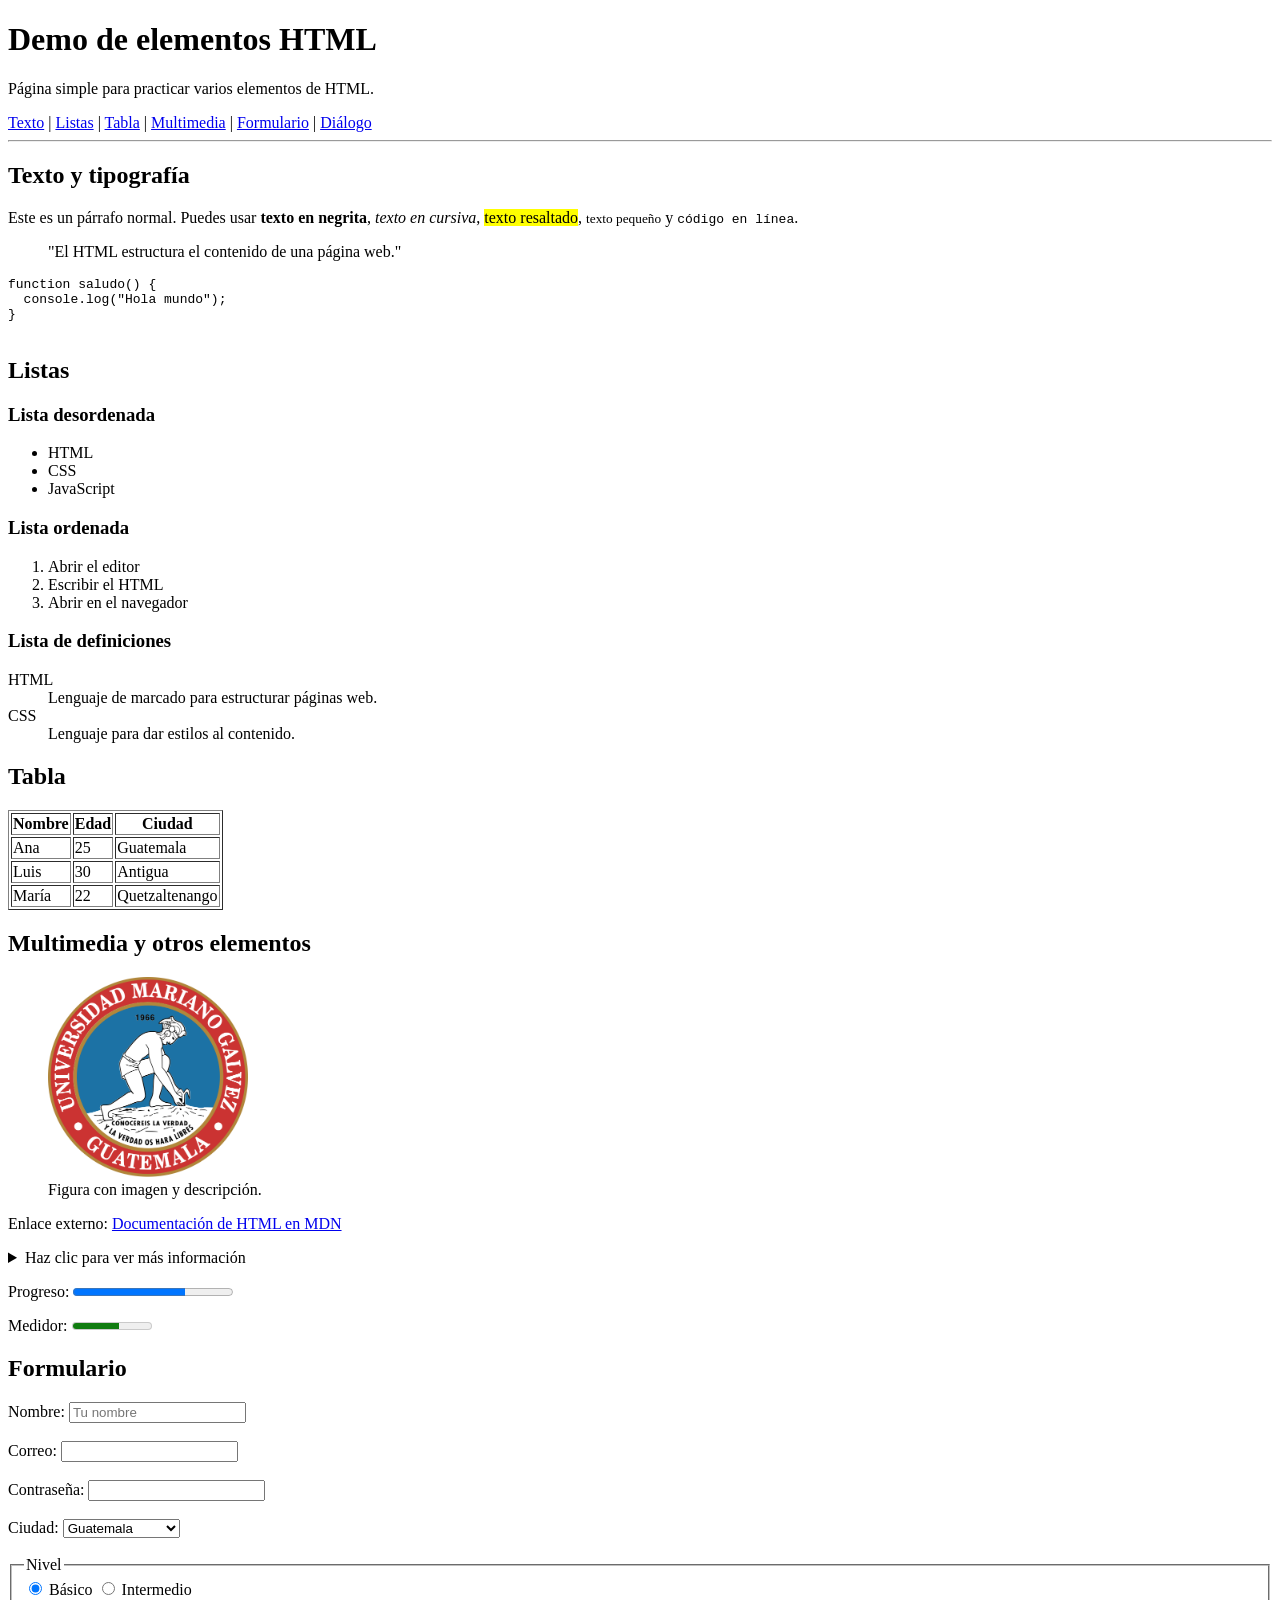
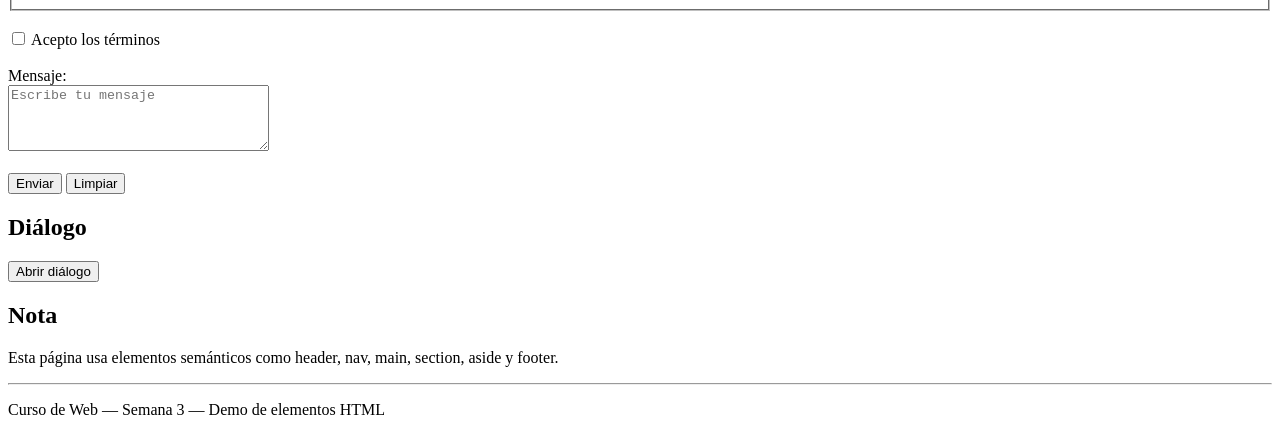
<file: week-3/index.html>
<!DOCTYPE html>
<html lang="es">
<head>
    <meta charset="UTF-8">
    <meta name="viewport" content="width=device-width, initial-scale=1.0">
    <title>Demo de elementos HTML</title>
</head>
<body>
    <header>
        <h1>Demo de elementos HTML</h1>
        <p>Página simple para practicar varios elementos de HTML.</p>
        <nav>
            <a href="#texto">Texto</a> |
            <a href="#listas">Listas</a> |
            <a href="#tabla">Tabla</a> |
            <a href="#multimedia">Multimedia</a> |
            <a href="#formulario">Formulario</a> |
            <a href="#dialogo">Diálogo</a>
        </nav>
    </header>

    <hr>

    <main>
        <section id="texto">
            <h2>Texto y tipografía</h2>
            <p>
                Este es un párrafo normal. Puedes usar
                <strong>texto en negrita</strong>,
                <em>texto en cursiva</em>,
                <mark>texto resaltado</mark>,
                <small>texto pequeño</small> y
                <code>código en línea</code>.
            </p>
            <blockquote>
                "El HTML estructura el contenido de una página web."
            </blockquote>
            <pre>
function saludo() {
  console.log("Hola mundo");
}
            </pre>
        </section>

        <section id="listas">
            <h2>Listas</h2>
            <h3>Lista desordenada</h3>
            <ul>
                <li>HTML</li>
                <li>CSS</li>
                <li>JavaScript</li>
            </ul>

            <h3>Lista ordenada</h3>
            <ol>
                <li>Abrir el editor</li>
                <li>Escribir el HTML</li>
                <li>Abrir en el navegador</li>
            </ol>

            <h3>Lista de definiciones</h3>
            <dl>
                <dt>HTML</dt>
                <dd>Lenguaje de marcado para estructurar páginas web.</dd>
                <dt>CSS</dt>
                <dd>Lenguaje para dar estilos al contenido.</dd>
            </dl>
        </section>

        <section id="tabla">
            <h2>Tabla</h2>
            <table border="1">
                <thead>
                    <tr>
                        <th>Nombre</th>
                        <th>Edad</th>
                        <th>Ciudad</th>
                    </tr>
                </thead>
                <tbody>
                    <tr>
                        <td>Ana</td>
                        <td>25</td>
                        <td>Guatemala</td>
                    </tr>
                    <tr>
                        <td>Luis</td>
                        <td>30</td>
                        <td>Antigua</td>
                    </tr>
                    <tr>
                        <td>María</td>
                        <td>22</td>
                        <td>Quetzaltenango</td>
                    </tr>
                </tbody>
            </table>
        </section>

        <section id="multimedia">
            <h2>Multimedia y otros elementos</h2>
            <figure>
                <img src="logo.webp" alt="Logo de ejemplo" width="200" height="200">
                <figcaption>Figura con imagen y descripción.</figcaption>
            </figure>

            <p>
                Enlace externo:
                <a href="https://developer.mozilla.org/es/docs/Web/HTML" target="_blank" rel="noopener noreferrer">
                    Documentación de HTML en MDN
                </a>
            </p>

            <details>
                <summary>Haz clic para ver más información</summary>
                <p>El elemento details permite mostrar y ocultar contenido.</p>
            </details>

            <p>Progreso: <progress value="70" max="100">70%</progress></p>
            <p>Medidor: <meter value="0.6" min="0" max="1">60%</meter></p>
        </section>

        <section id="formulario">
            <h2>Formulario</h2>
            <form action="#" method="post">
                <label for="nombre">Nombre:</label>
                <input type="text" id="nombre" name="nombre" placeholder="Tu nombre">
                <br><br>

                <label for="correo">Correo:</label>
                <input type="email" id="correo" name="correo" required>
                <br><br>

                <label for="password">Contraseña:</label>
                <input type="password" id="password" name="password">
                <br><br>

                <label for="ciudad">Ciudad:</label>
                <select id="ciudad" name="ciudad">
                    <option value="guatemala">Guatemala</option>
                    <option value="antigua">Antigua</option>
                    <option value="xela">Quetzaltenango</option>
                </select>
                <br><br>

                <fieldset>
                    <legend>Nivel</legend>
                    <label>
                        <input type="radio" name="nivel" value="basico" checked>
                        Básico
                    </label>
                    <label>
                        <input type="radio" name="nivel" value="intermedio">
                        Intermedio
                    </label>
                </fieldset>
                <br>

                <label>
                    <input type="checkbox" name="acepto" value="si">
                    Acepto los términos
                </label>
                <br><br>

                <label for="mensaje">Mensaje:</label>
                <br>
                <textarea id="mensaje" name="mensaje" rows="4" cols="30" placeholder="Escribe tu mensaje"></textarea>
                <br><br>

                <button type="submit">Enviar</button>
                <button type="reset">Limpiar</button>
            </form>
        </section>

        <section id="dialogo">
            <h2>Diálogo</h2>
            <button command="show-modal" commandfor="my-dialog">Abrir diálogo</button>

            <dialog id="my-dialog">
                <h3>Mi diálogo</h3>
                <p>Este es un ejemplo del elemento dialog en HTML.</p>
                <button command="close" commandfor="my-dialog">Cerrar</button>
            </dialog>
        </section>

        <aside>
            <h2>Nota</h2>
            <p>Esta página usa elementos semánticos como header, nav, main, section, aside y footer.</p>
        </aside>
    </main>

    <hr>

    <footer>
        <p>Curso de Web &mdash; Semana 3 &mdash; Demo de elementos HTML</p>
    </footer>
</body>
</html>
</file>
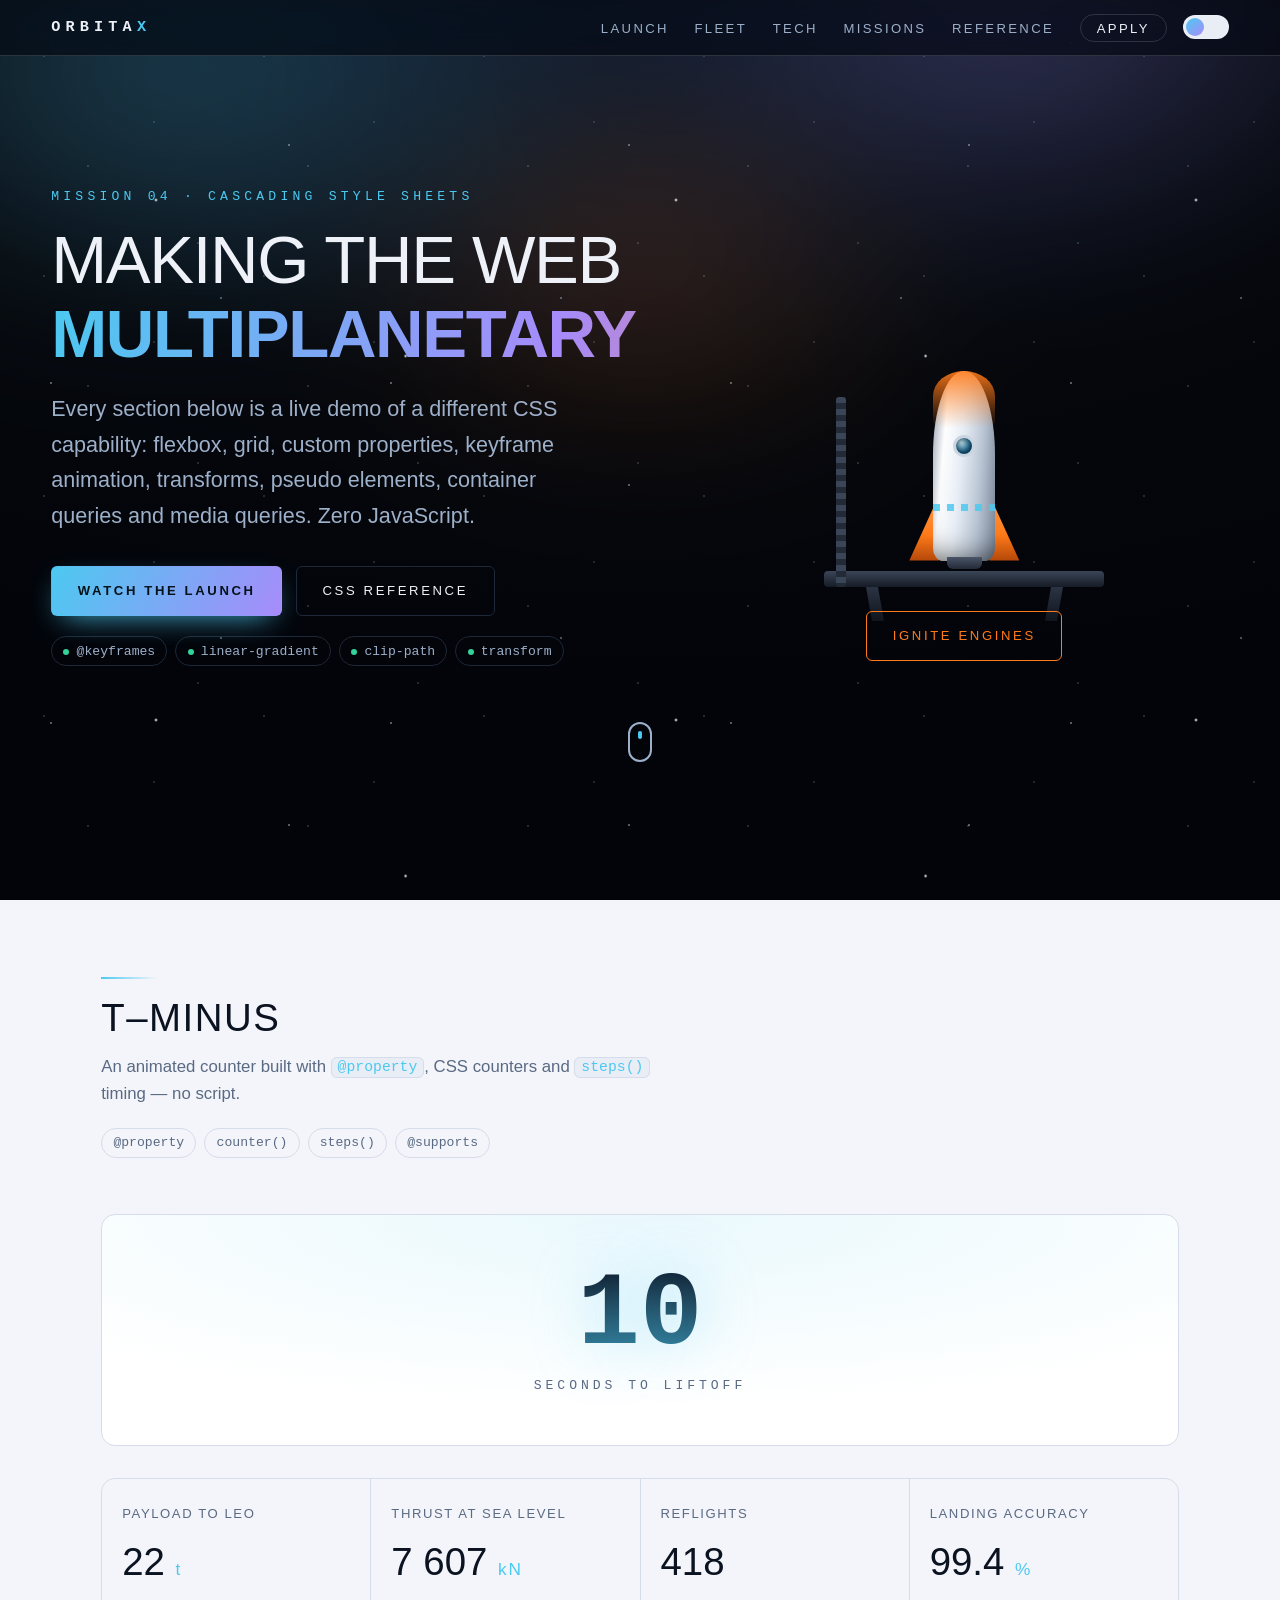
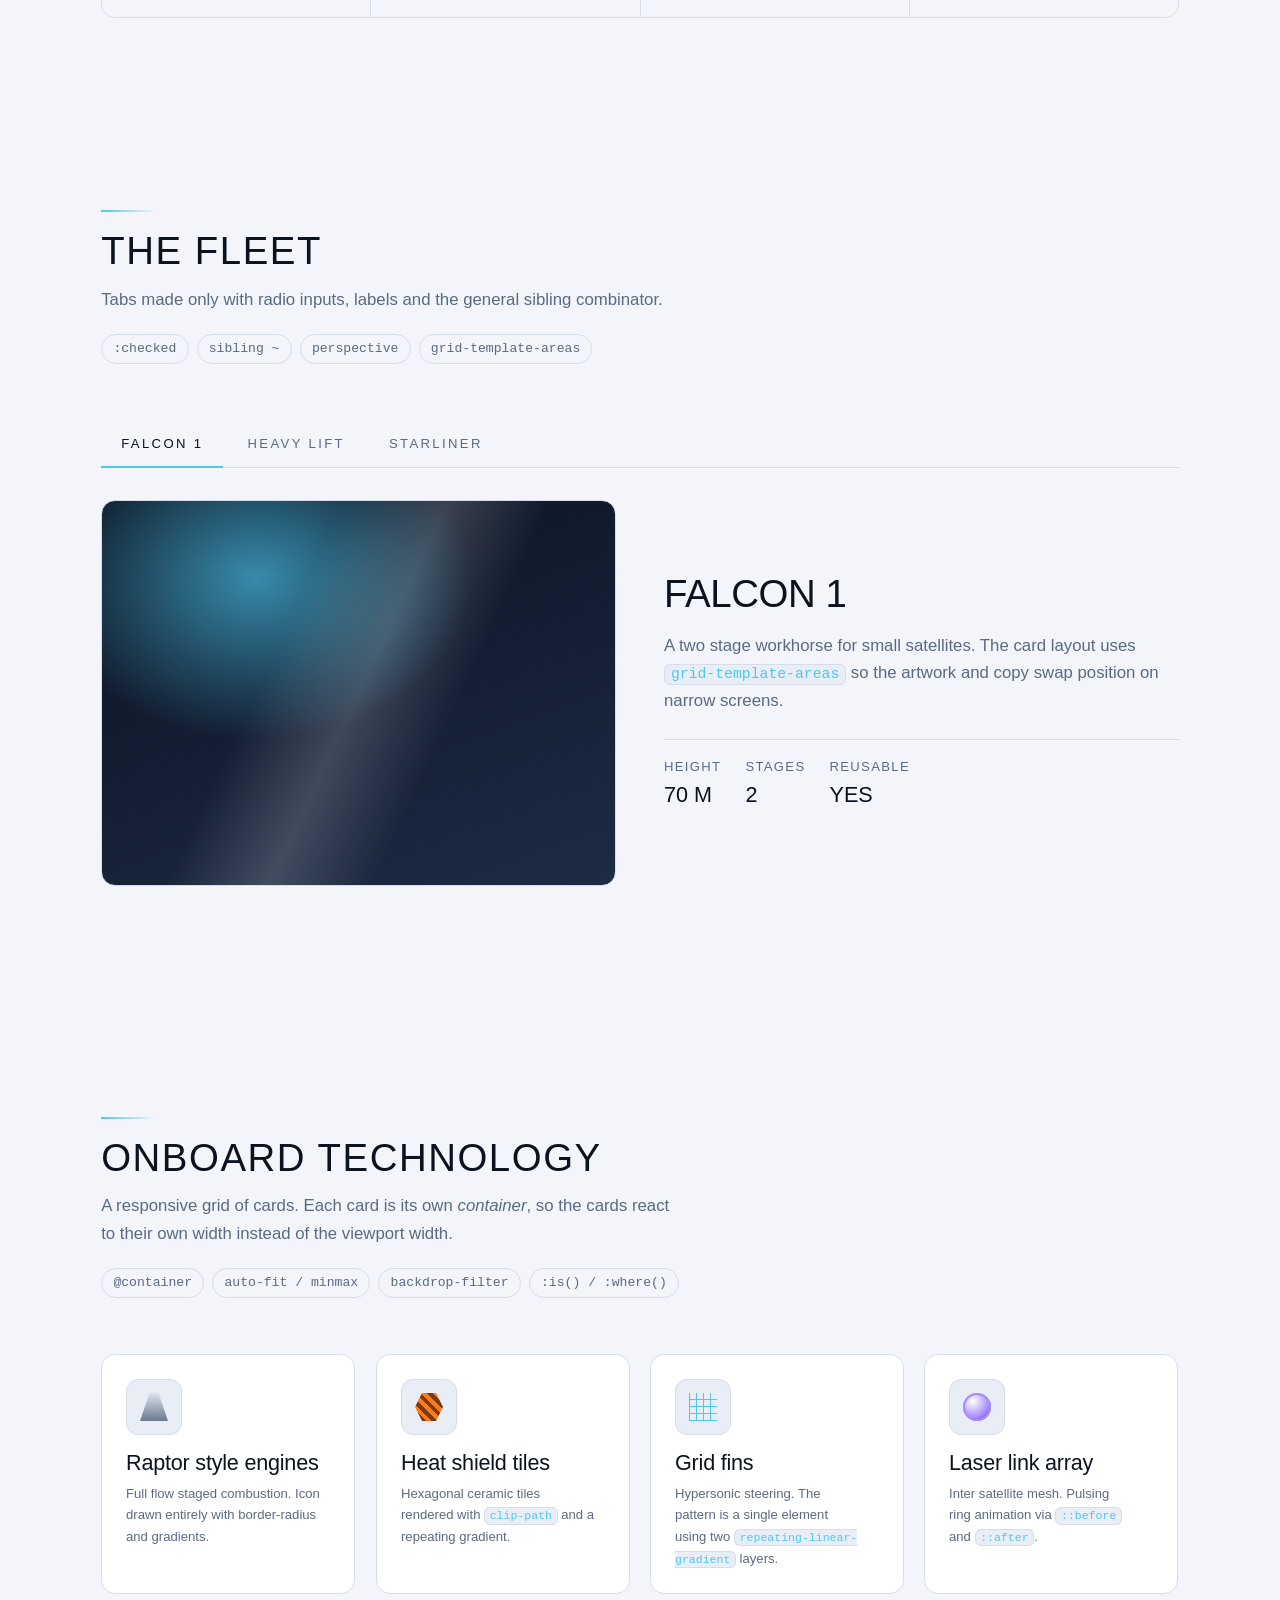
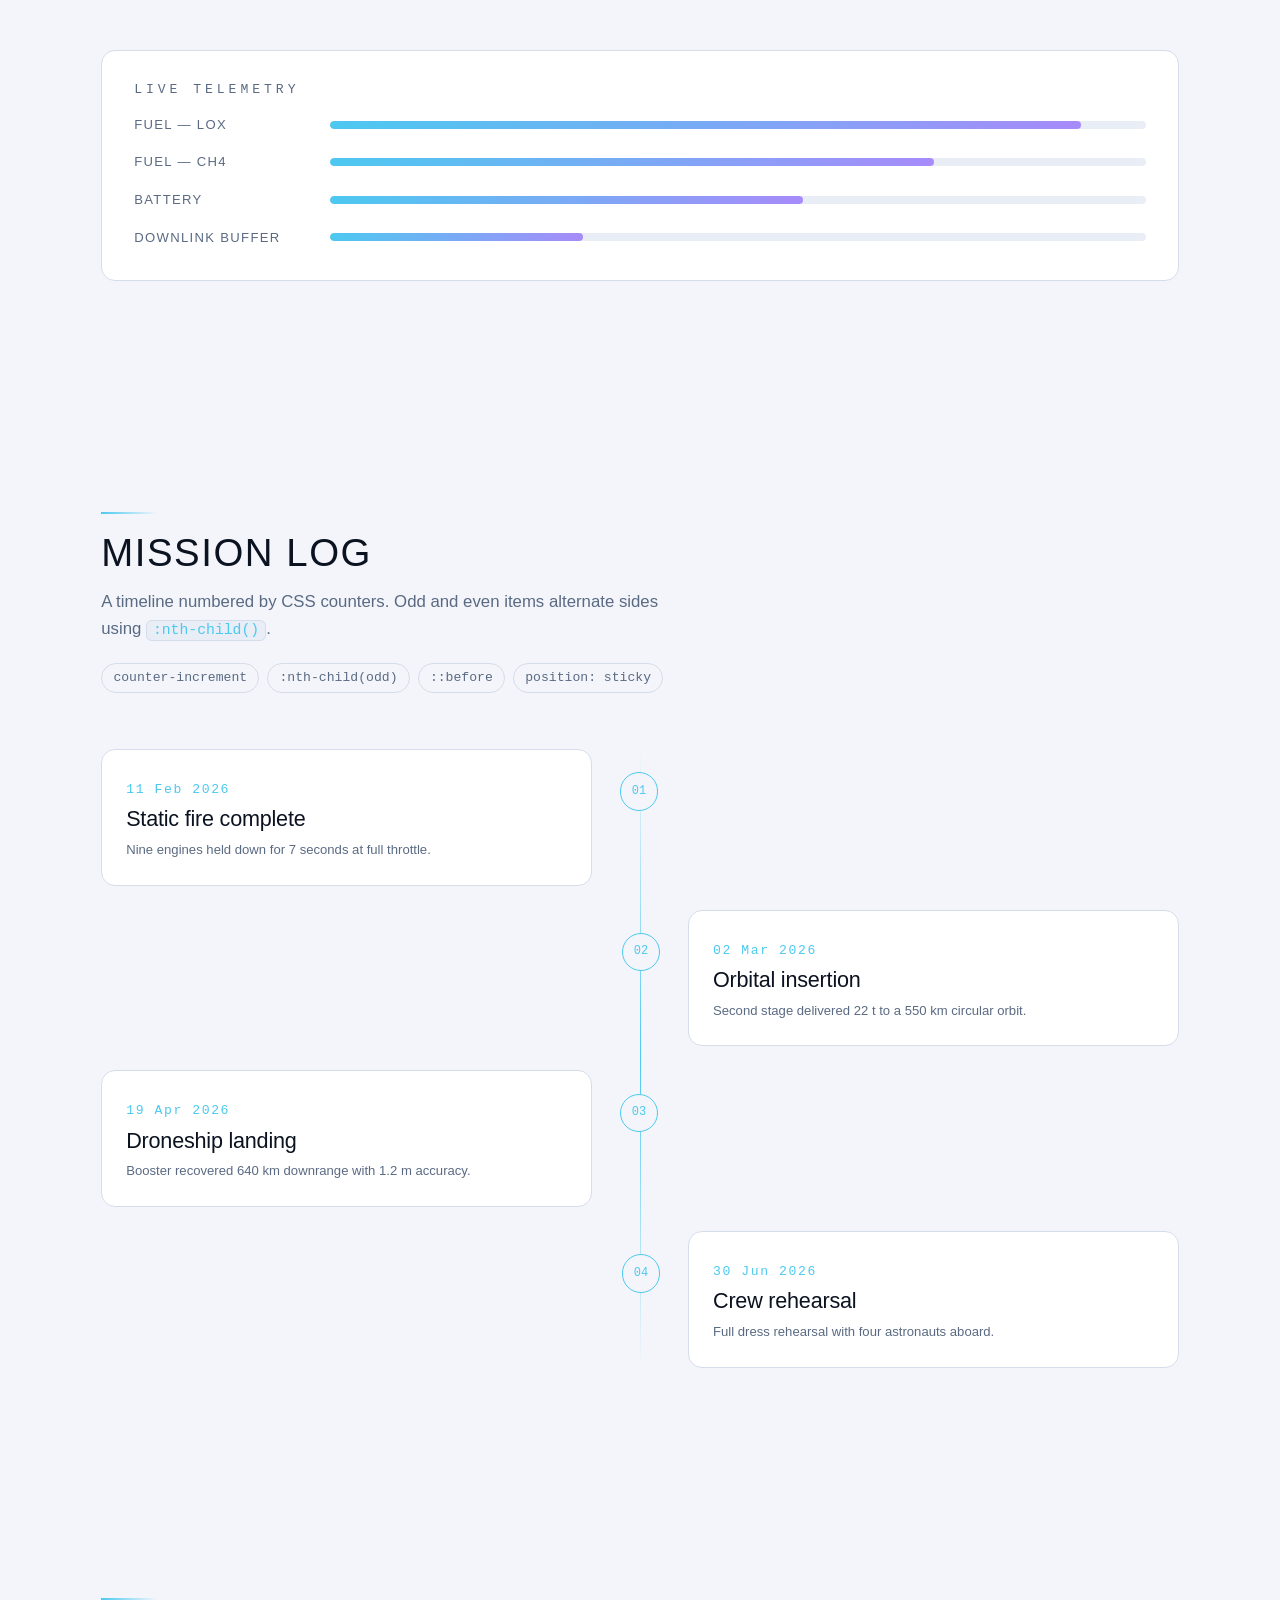
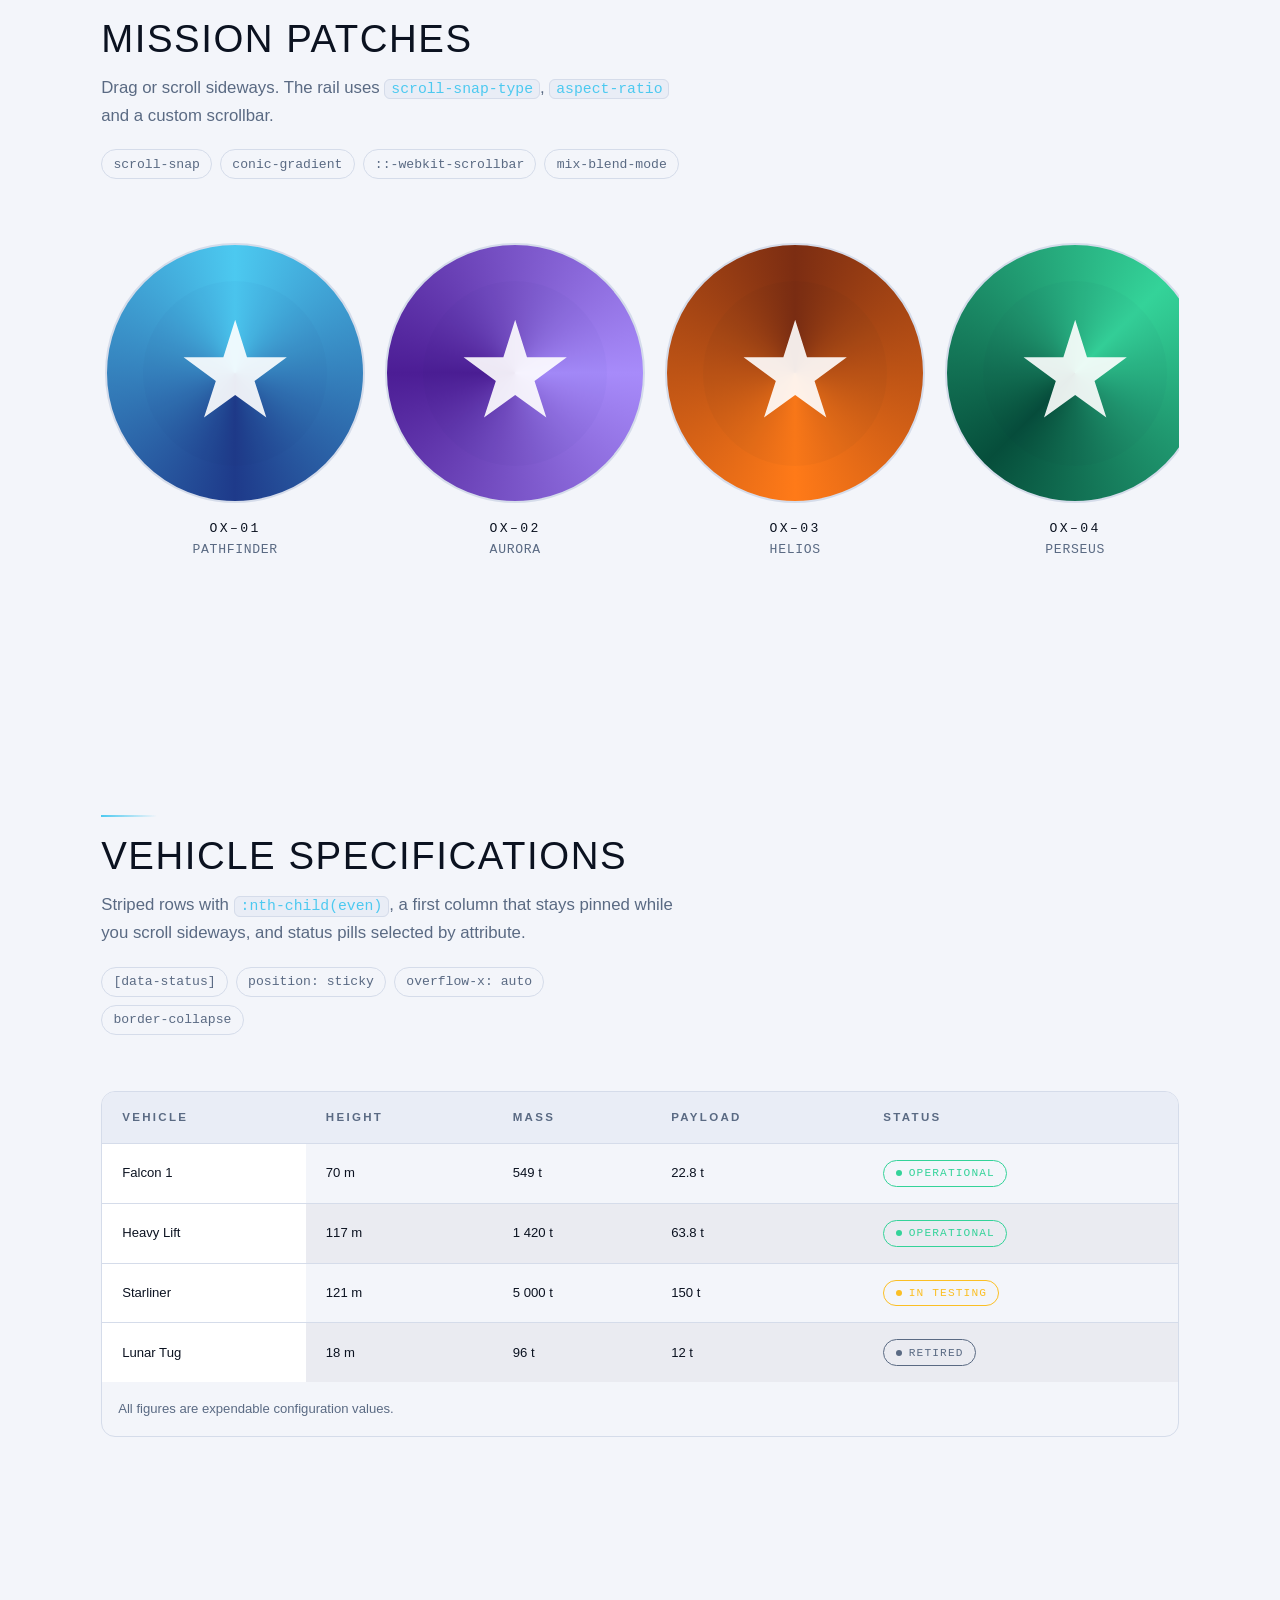
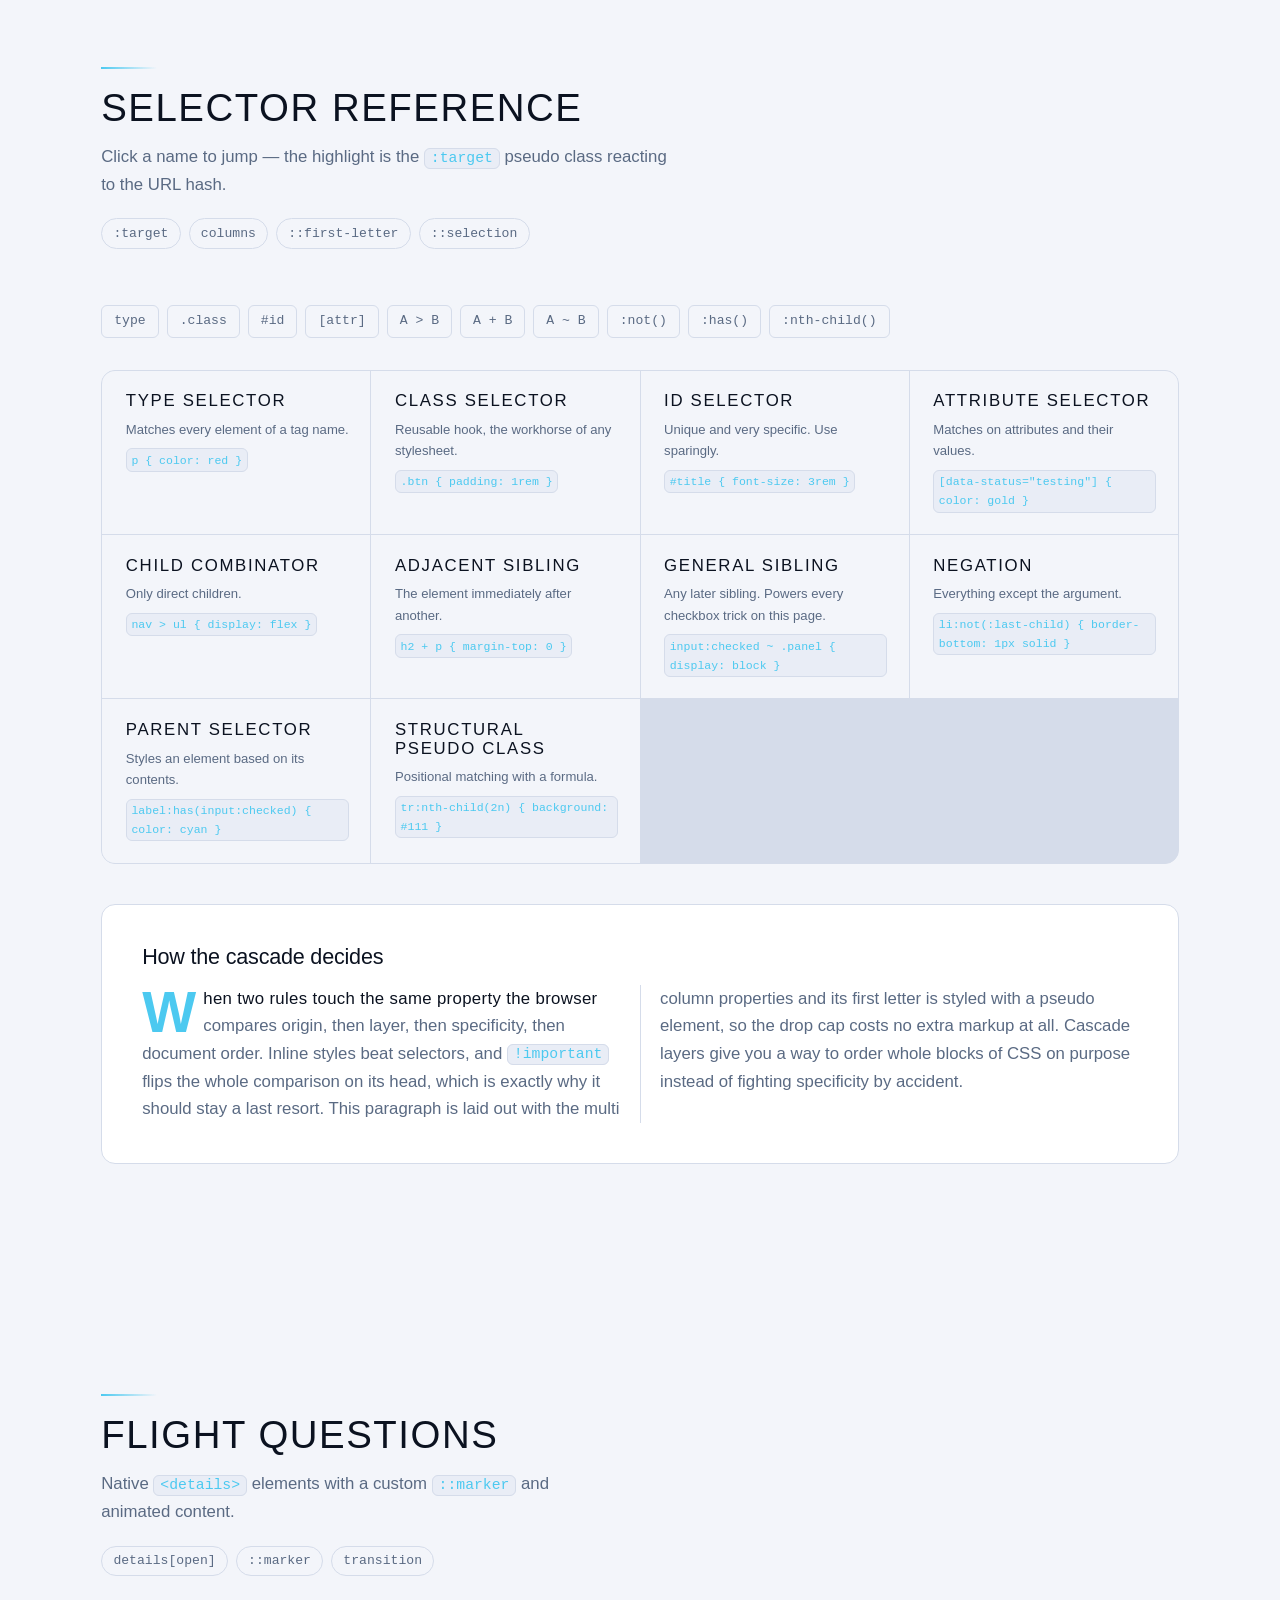
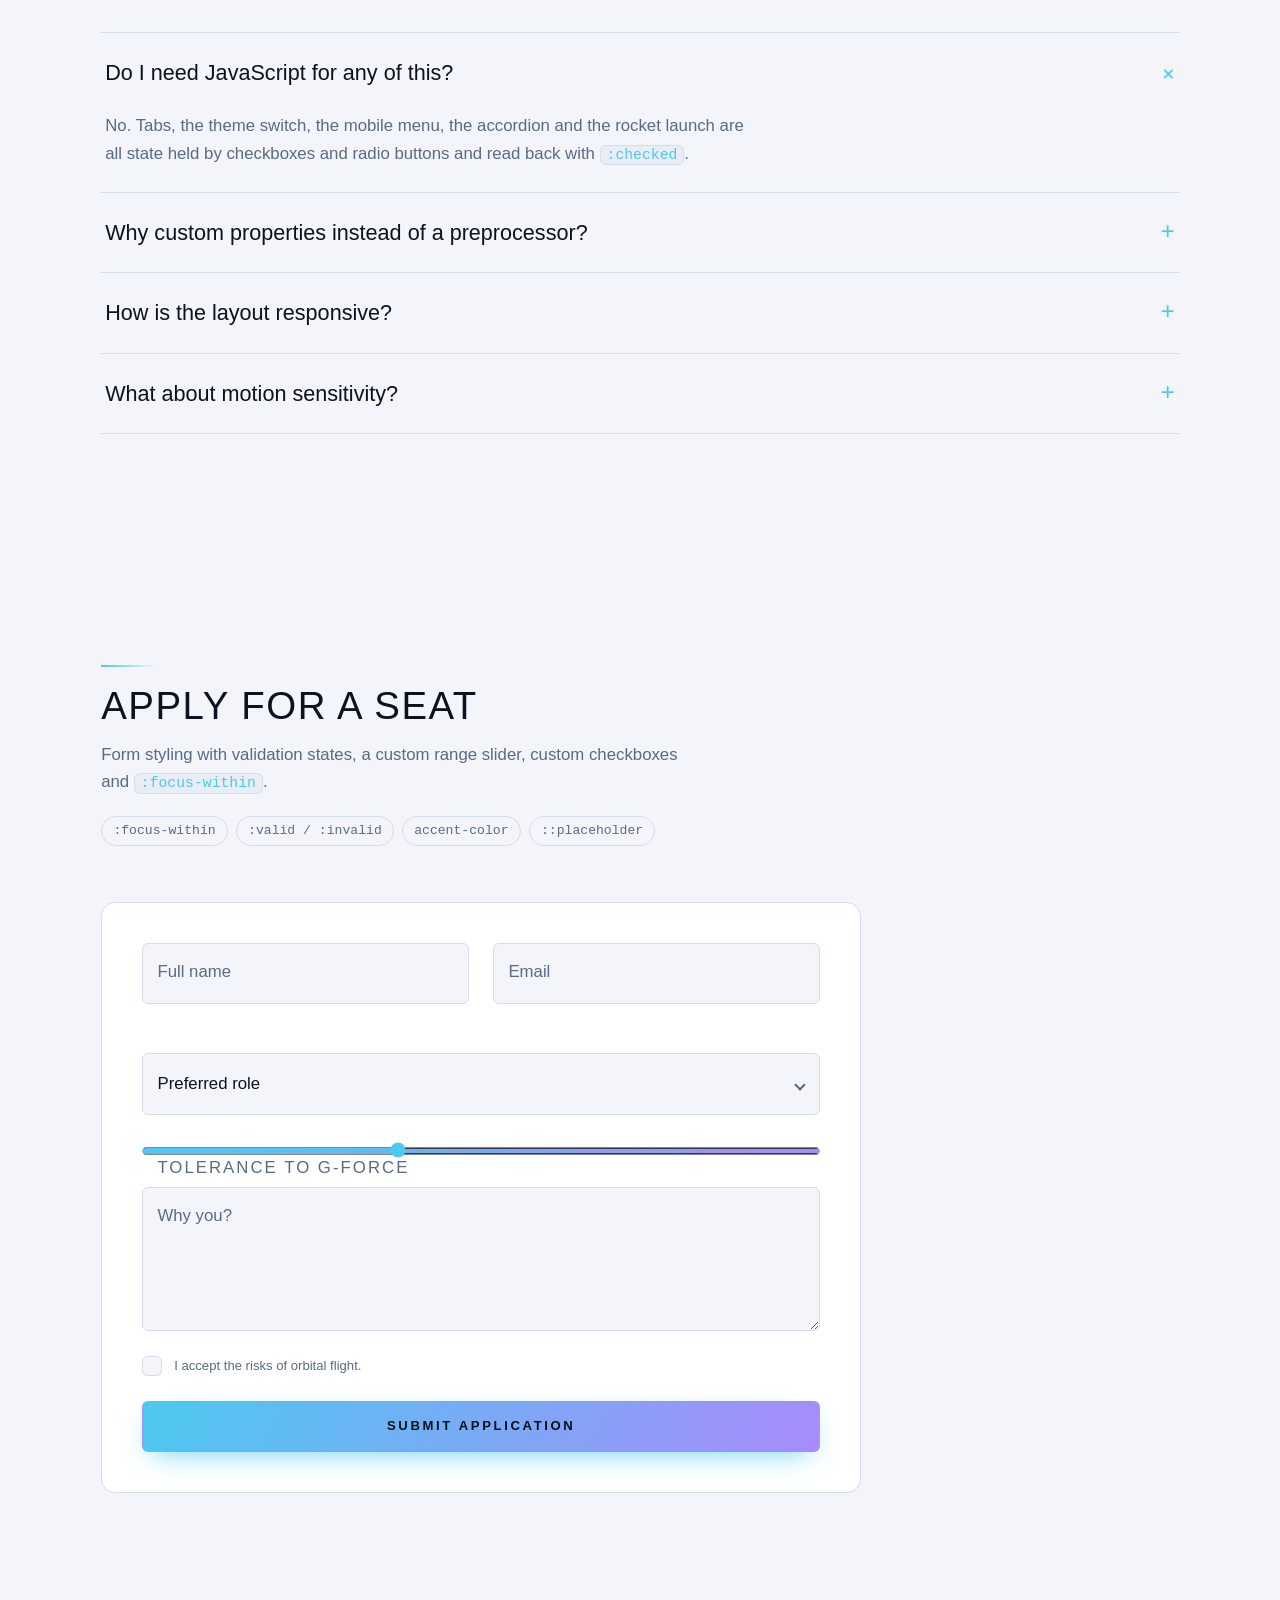
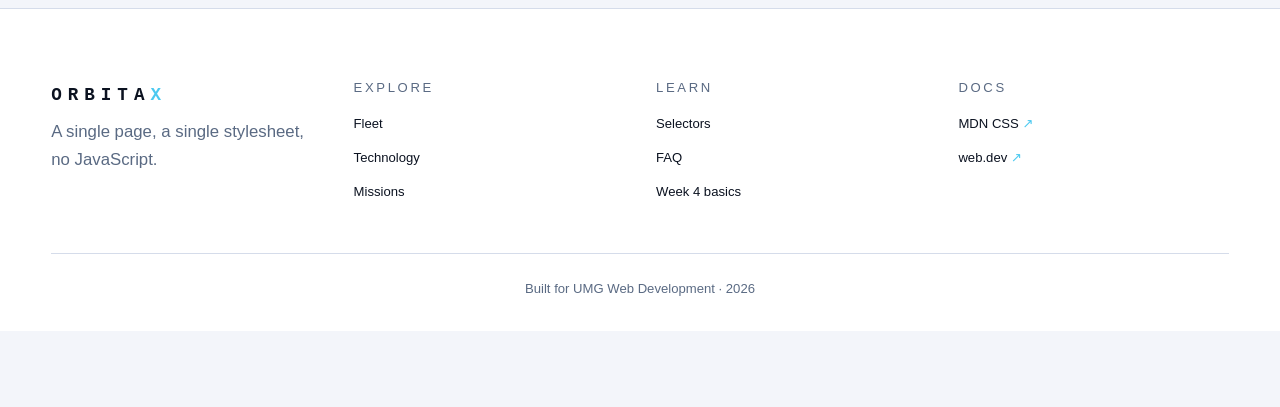
<file: week-4/index.html>
<!DOCTYPE html>
<html lang="en">

<head>
    <meta charset="UTF-8">
    <meta name="viewport" content="width=device-width, initial-scale=1.0">
    <meta name="color-scheme" content="dark light">
    <meta name="description" content="ORBITA X - a one page CSS showcase: flexbox, grid, animations, media queries and more.">
    <title>ORBITA X &middot; CSS Techniques Showcase</title>

    <link rel="stylesheet" href="main.css">
    <link rel="icon" href="assets/favicon.ico">
</head>

<body id="top">

    <!-- Pure CSS state holders. No JavaScript is used anywhere on this page. -->
    <input type="checkbox" id="theme-switch" class="sr-only">
    <input type="checkbox" id="nav-switch" class="sr-only">

    <!-- Scroll driven progress bar (animation-timeline) -->
    <div class="scroll-progress" aria-hidden="true"></div>

    <header class="site-header">
        <a class="brand" href="#top">ORBITA<span class="brand__x">X</span></a>

        <nav class="nav" aria-label="Main">
            <ul class="nav__list">
                <li><a href="#countdown">Launch</a></li>
                <li><a href="#fleet">Fleet</a></li>
                <li><a href="#tech">Tech</a></li>
                <li><a href="#missions">Missions</a></li>
                <li><a href="#reference">Reference</a></li>
                <li><a href="#apply" class="nav__cta">Apply</a></li>
            </ul>
        </nav>

        <label for="theme-switch" class="theme-toggle" title="Toggle light / dark theme">
            <span class="theme-toggle__knob"></span>
            <span class="sr-only">Toggle theme</span>
        </label>

        <label for="nav-switch" class="burger" title="Menu">
            <span class="burger__bar"></span>
            <span class="sr-only">Open menu</span>
        </label>
    </header>

    <main>

        <!-- ============ 1. HERO: gradients, keyframes, transforms ============ -->
        <section class="hero" id="hero">
            <div class="stars stars--far" aria-hidden="true"></div>
            <div class="stars stars--mid" aria-hidden="true"></div>
            <div class="stars stars--near" aria-hidden="true"></div>
            <div class="aurora" aria-hidden="true"></div>

            <div class="hero__inner">
                <div class="hero__copy">
                    <p class="eyebrow">Mission 04 &middot; Cascading Style Sheets</p>
                    <h1 class="hero__title">
                        Making the web<br>
                        <span class="hero__title-accent">multiplanetary</span>
                    </h1>
                    <p class="hero__lead">
                        Every section below is a live demo of a different CSS capability:
                        flexbox, grid, custom properties, keyframe animation, transforms,
                        pseudo elements, container queries and media queries. Zero JavaScript.
                    </p>
                    <div class="hero__actions">
                        <a class="btn btn--primary" href="#countdown">Watch the launch</a>
                        <a class="btn btn--ghost" href="#reference">CSS reference</a>
                    </div>
                    <ul class="chips" aria-label="Techniques used here">
                        <li class="chip" data-status="live">@keyframes</li>
                        <li class="chip" data-status="live">linear-gradient</li>
                        <li class="chip" data-status="live">clip-path</li>
                        <li class="chip" data-status="live">transform</li>
                    </ul>
                </div>

                <!-- Launch pad: the checkbox drives the whole animation -->
                <div class="launchpad">
                    <input type="checkbox" id="ignition" class="sr-only">

                    <div class="launchpad__scene">
                        <div class="rocket" aria-hidden="true">
                            <div class="rocket__fin rocket__fin--left"></div>
                            <div class="rocket__fin rocket__fin--right"></div>
                            <div class="rocket__body">
                                <span class="rocket__window"></span>
                                <span class="rocket__stripe"></span>
                            </div>
                            <div class="rocket__flame"><span></span></div>
                            <div class="rocket__smoke">
                                <span></span><span></span><span></span><span></span>
                            </div>
                        </div>
                        <div class="pad" aria-hidden="true">
                            <span class="pad__tower"></span>
                        </div>
                    </div>

                    <label for="ignition" class="btn btn--ignite">
                        <span class="btn__on">Ignite engines</span>
                        <span class="btn__off">Abort &amp; recover</span>
                    </label>
                </div>
            </div>

            <a class="scroll-hint" href="#countdown" aria-label="Scroll down">
                <span class="scroll-hint__mouse"></span>
            </a>
        </section>


        <!-- ============ 2. COUNTDOWN + STATS: @property, counters, grid ============ -->
        <section class="section section--tight" id="countdown">
            <header class="section__head">
                <h2 class="section__title">T&ndash;minus</h2>
                <p class="section__sub">An animated counter built with <code>@property</code>,
                    CSS counters and <code>steps()</code> timing &mdash; no script.</p>
                <ul class="chips">
                    <li class="chip">@property</li>
                    <li class="chip">counter()</li>
                    <li class="chip">steps()</li>
                    <li class="chip">@supports</li>
                </ul>
            </header>

            <div class="countdown">
                <div class="countdown__digit"><span class="countdown__num"></span></div>
                <p class="countdown__label">Seconds to liftoff</p>
            </div>

            <dl class="stats">
                <div class="stat">
                    <dt class="stat__label">Payload to LEO</dt>
                    <dd class="stat__value">22 <small>t</small></dd>
                </div>
                <div class="stat">
                    <dt class="stat__label">Thrust at sea level</dt>
                    <dd class="stat__value">7 607 <small>kN</small></dd>
                </div>
                <div class="stat">
                    <dt class="stat__label">Reflights</dt>
                    <dd class="stat__value">418</dd>
                </div>
                <div class="stat">
                    <dt class="stat__label">Landing accuracy</dt>
                    <dd class="stat__value">99.4 <small>%</small></dd>
                </div>
            </dl>
        </section>


        <!-- ============ 3. FLEET: radio tabs (:checked + ~), 3D transforms ============ -->
        <section class="section" id="fleet">
            <header class="section__head">
                <h2 class="section__title">The fleet</h2>
                <p class="section__sub">Tabs made only with radio inputs, labels and the
                    general sibling combinator.</p>
                <ul class="chips">
                    <li class="chip">:checked</li>
                    <li class="chip">sibling ~</li>
                    <li class="chip">perspective</li>
                    <li class="chip">grid-template-areas</li>
                </ul>
            </header>

            <div class="tabs">
                <input type="radio" name="fleet" id="fleet-1" class="sr-only" checked>
                <input type="radio" name="fleet" id="fleet-2" class="sr-only">
                <input type="radio" name="fleet" id="fleet-3" class="sr-only">

                <div class="tabs__bar" role="tablist">
                    <label for="fleet-1" class="tabs__tab">Falcon 1</label>
                    <label for="fleet-2" class="tabs__tab">Heavy Lift</label>
                    <label for="fleet-3" class="tabs__tab">Starliner</label>
                </div>

                <div class="tabs__panels">
                    <article class="panel panel--1">
                        <div class="panel__art panel__art--one" aria-hidden="true"></div>
                        <div class="panel__body">
                            <h3>Falcon 1</h3>
                            <p>A two stage workhorse for small satellites. The card layout uses
                                <code>grid-template-areas</code> so the artwork and copy swap
                                position on narrow screens.</p>
                            <ul class="specs-inline">
                                <li>Height <b>70 m</b></li>
                                <li>Stages <b>2</b></li>
                                <li>Reusable <b>Yes</b></li>
                            </ul>
                        </div>
                    </article>

                    <article class="panel panel--2">
                        <div class="panel__art panel__art--two" aria-hidden="true"></div>
                        <div class="panel__body">
                            <h3>Heavy Lift</h3>
                            <p>Three cores, twenty seven engines. Hover the card to see a
                                <code>perspective</code> based 3D tilt driven purely by
                                <code>transform</code> and <code>transition</code>.</p>
                            <ul class="specs-inline">
                                <li>Height <b>117 m</b></li>
                                <li>Boosters <b>3</b></li>
                                <li>Reusable <b>Partial</b></li>
                            </ul>
                        </div>
                    </article>

                    <article class="panel panel--3">
                        <div class="panel__art panel__art--three" aria-hidden="true"></div>
                        <div class="panel__body">
                            <h3>Starliner</h3>
                            <p>Fully reusable, built for crewed interplanetary transit. The
                                background is a <code>conic-gradient</code> masked with
                                <code>mix-blend-mode</code>.</p>
                            <ul class="specs-inline">
                                <li>Height <b>121 m</b></li>
                                <li>Crew <b>100</b></li>
                                <li>Reusable <b>Fully</b></li>
                            </ul>
                        </div>
                    </article>
                </div>
            </div>
        </section>


        <!-- ============ 4. TECH: flexbox, container queries, filters ============ -->
        <section class="section" id="tech">
            <header class="section__head">
                <h2 class="section__title">Onboard technology</h2>
                <p class="section__sub">A responsive grid of cards. Each card is its own
                    <em>container</em>, so the cards react to their own width instead of the
                    viewport width.</p>
                <ul class="chips">
                    <li class="chip">@container</li>
                    <li class="chip">auto-fit / minmax</li>
                    <li class="chip">backdrop-filter</li>
                    <li class="chip">:is() / :where()</li>
                </ul>
            </header>

            <div class="tech-grid">
                <article class="tech-card">
                    <div class="tech-card__inner">
                        <div class="tech-card__icon tech-card__icon--engine" aria-hidden="true"></div>
                        <div class="tech-card__text">
                            <h3>Raptor style engines</h3>
                            <p>Full flow staged combustion. Icon drawn entirely with
                                border-radius and gradients.</p>
                        </div>
                    </div>
                </article>

                <article class="tech-card">
                    <div class="tech-card__inner">
                        <div class="tech-card__icon tech-card__icon--shield" aria-hidden="true"></div>
                        <div class="tech-card__text">
                            <h3>Heat shield tiles</h3>
                            <p>Hexagonal ceramic tiles rendered with <code>clip-path</code> and a
                                repeating gradient.</p>
                        </div>
                    </div>
                </article>

                <article class="tech-card">
                    <div class="tech-card__inner">
                        <div class="tech-card__icon tech-card__icon--grid" aria-hidden="true"></div>
                        <div class="tech-card__text">
                            <h3>Grid fins</h3>
                            <p>Hypersonic steering. The pattern is a single element using two
                                <code>repeating-linear-gradient</code> layers.</p>
                        </div>
                    </div>
                </article>

                <article class="tech-card">
                    <div class="tech-card__inner">
                        <div class="tech-card__icon tech-card__icon--dish" aria-hidden="true"></div>
                        <div class="tech-card__text">
                            <h3>Laser link array</h3>
                            <p>Inter satellite mesh. Pulsing ring animation via
                                <code>::before</code> and <code>::after</code>.</p>
                        </div>
                    </div>
                </article>
            </div>

            <!-- Telemetry: transitions and animated widths -->
            <div class="telemetry">
                <h3 class="telemetry__title">Live telemetry</h3>
                <div class="meter" style="--fill: 92%">
                    <span class="meter__label">Fuel &mdash; LOX</span>
                    <span class="meter__track"><span class="meter__bar"></span></span>
                </div>
                <div class="meter" style="--fill: 74%">
                    <span class="meter__label">Fuel &mdash; CH4</span>
                    <span class="meter__track"><span class="meter__bar"></span></span>
                </div>
                <div class="meter" style="--fill: 58%">
                    <span class="meter__label">Battery</span>
                    <span class="meter__track"><span class="meter__bar"></span></span>
                </div>
                <div class="meter" style="--fill: 31%">
                    <span class="meter__label">Downlink buffer</span>
                    <span class="meter__track"><span class="meter__bar"></span></span>
                </div>
            </div>
        </section>


        <!-- ============ 5. MISSIONS: counters, ::before, nth-child ============ -->
        <section class="section" id="missions">
            <header class="section__head">
                <h2 class="section__title">Mission log</h2>
                <p class="section__sub">A timeline numbered by CSS counters. Odd and even items
                    alternate sides using <code>:nth-child()</code>.</p>
                <ul class="chips">
                    <li class="chip">counter-increment</li>
                    <li class="chip">:nth-child(odd)</li>
                    <li class="chip">::before</li>
                    <li class="chip">position: sticky</li>
                </ul>
            </header>

            <ol class="timeline">
                <li class="timeline__item">
                    <time datetime="2026-02-11">11 Feb 2026</time>
                    <h3>Static fire complete</h3>
                    <p>Nine engines held down for 7 seconds at full throttle.</p>
                </li>
                <li class="timeline__item">
                    <time datetime="2026-03-02">02 Mar 2026</time>
                    <h3>Orbital insertion</h3>
                    <p>Second stage delivered 22 t to a 550 km circular orbit.</p>
                </li>
                <li class="timeline__item">
                    <time datetime="2026-04-19">19 Apr 2026</time>
                    <h3>Droneship landing</h3>
                    <p>Booster recovered 640 km downrange with 1.2 m accuracy.</p>
                </li>
                <li class="timeline__item">
                    <time datetime="2026-06-30">30 Jun 2026</time>
                    <h3>Crew rehearsal</h3>
                    <p>Full dress rehearsal with four astronauts aboard.</p>
                </li>
            </ol>
        </section>


        <!-- ============ 6. GALLERY: scroll snap, conic-gradient, aspect-ratio ============ -->
        <section class="section" id="gallery">
            <header class="section__head">
                <h2 class="section__title">Mission patches</h2>
                <p class="section__sub">Drag or scroll sideways. The rail uses
                    <code>scroll-snap-type</code>, <code>aspect-ratio</code> and a custom
                    scrollbar.</p>
                <ul class="chips">
                    <li class="chip">scroll-snap</li>
                    <li class="chip">conic-gradient</li>
                    <li class="chip">::-webkit-scrollbar</li>
                    <li class="chip">mix-blend-mode</li>
                </ul>
            </header>

            <div class="rail">
                <figure class="patch patch--a">
                    <div class="patch__art" aria-hidden="true"></div>
                    <figcaption>OX&ndash;01 <span>Pathfinder</span></figcaption>
                </figure>
                <figure class="patch patch--b">
                    <div class="patch__art" aria-hidden="true"></div>
                    <figcaption>OX&ndash;02 <span>Aurora</span></figcaption>
                </figure>
                <figure class="patch patch--c">
                    <div class="patch__art" aria-hidden="true"></div>
                    <figcaption>OX&ndash;03 <span>Helios</span></figcaption>
                </figure>
                <figure class="patch patch--d">
                    <div class="patch__art" aria-hidden="true"></div>
                    <figcaption>OX&ndash;04 <span>Perseus</span></figcaption>
                </figure>
                <figure class="patch patch--e">
                    <div class="patch__art" aria-hidden="true"></div>
                    <figcaption>OX&ndash;05 <span>Vanguard</span></figcaption>
                </figure>
            </div>
        </section>


        <!-- ============ 7. SPECS TABLE: table styling, sticky head, attr selectors ============ -->
        <section class="section" id="specs">
            <header class="section__head">
                <h2 class="section__title">Vehicle specifications</h2>
                <p class="section__sub">Striped rows with <code>:nth-child(even)</code>, a first
                    column that stays pinned while you scroll sideways, and status pills selected
                    by attribute.</p>
                <ul class="chips">
                    <li class="chip">[data-status]</li>
                    <li class="chip">position: sticky</li>
                    <li class="chip">overflow-x: auto</li>
                    <li class="chip">border-collapse</li>
                </ul>
            </header>

            <div class="table-wrap">
                <table class="specs">
                    <caption>All figures are expendable configuration values.</caption>
                    <thead>
                        <tr>
                            <th scope="col">Vehicle</th>
                            <th scope="col">Height</th>
                            <th scope="col">Mass</th>
                            <th scope="col">Payload</th>
                            <th scope="col">Status</th>
                        </tr>
                    </thead>
                    <tbody>
                        <tr>
                            <th scope="row">Falcon 1</th>
                            <td>70 m</td>
                            <td>549 t</td>
                            <td>22.8 t</td>
                            <td><span class="pill" data-status="operational">Operational</span></td>
                        </tr>
                        <tr>
                            <th scope="row">Heavy Lift</th>
                            <td>117 m</td>
                            <td>1 420 t</td>
                            <td>63.8 t</td>
                            <td><span class="pill" data-status="operational">Operational</span></td>
                        </tr>
                        <tr>
                            <th scope="row">Starliner</th>
                            <td>121 m</td>
                            <td>5 000 t</td>
                            <td>150 t</td>
                            <td><span class="pill" data-status="testing">In testing</span></td>
                        </tr>
                        <tr>
                            <th scope="row">Lunar Tug</th>
                            <td>18 m</td>
                            <td>96 t</td>
                            <td>12 t</td>
                            <td><span class="pill" data-status="retired">Retired</span></td>
                        </tr>
                    </tbody>
                </table>
            </div>
        </section>


        <!-- ============ 8. REFERENCE: :target, multi-column, ::first-letter ============ -->
        <section class="section" id="reference">
            <header class="section__head">
                <h2 class="section__title">Selector reference</h2>
                <p class="section__sub">Click a name to jump &mdash; the highlight is the
                    <code>:target</code> pseudo class reacting to the URL hash.</p>
                <ul class="chips">
                    <li class="chip">:target</li>
                    <li class="chip">columns</li>
                    <li class="chip">::first-letter</li>
                    <li class="chip">::selection</li>
                </ul>
            </header>

            <nav class="jumpbar" aria-label="Selector list">
                <a href="#s-type">type</a>
                <a href="#s-class">.class</a>
                <a href="#s-id">#id</a>
                <a href="#s-attr">[attr]</a>
                <a href="#s-child">A &gt; B</a>
                <a href="#s-adj">A + B</a>
                <a href="#s-sib">A ~ B</a>
                <a href="#s-not">:not()</a>
                <a href="#s-has">:has()</a>
                <a href="#s-nth">:nth-child()</a>
            </nav>

            <div class="reference">
                <article class="term" id="s-type">
                    <h3>Type selector</h3>
                    <p>Matches every element of a tag name. <code>p { color: red }</code></p>
                </article>
                <article class="term" id="s-class">
                    <h3>Class selector</h3>
                    <p>Reusable hook, the workhorse of any stylesheet.
                        <code>.btn { padding: 1rem }</code></p>
                </article>
                <article class="term" id="s-id">
                    <h3>ID selector</h3>
                    <p>Unique and very specific. Use sparingly.
                        <code>#title { font-size: 3rem }</code></p>
                </article>
                <article class="term" id="s-attr">
                    <h3>Attribute selector</h3>
                    <p>Matches on attributes and their values.
                        <code>[data-status="testing"] { color: gold }</code></p>
                </article>
                <article class="term" id="s-child">
                    <h3>Child combinator</h3>
                    <p>Only direct children. <code>nav &gt; ul { display: flex }</code></p>
                </article>
                <article class="term" id="s-adj">
                    <h3>Adjacent sibling</h3>
                    <p>The element immediately after another.
                        <code>h2 + p { margin-top: 0 }</code></p>
                </article>
                <article class="term" id="s-sib">
                    <h3>General sibling</h3>
                    <p>Any later sibling. Powers every checkbox trick on this page.
                        <code>input:checked ~ .panel { display: block }</code></p>
                </article>
                <article class="term" id="s-not">
                    <h3>Negation</h3>
                    <p>Everything except the argument.
                        <code>li:not(:last-child) { border-bottom: 1px solid }</code></p>
                </article>
                <article class="term" id="s-has">
                    <h3>Parent selector</h3>
                    <p>Styles an element based on its contents.
                        <code>label:has(input:checked) { color: cyan }</code></p>
                </article>
                <article class="term" id="s-nth">
                    <h3>Structural pseudo class</h3>
                    <p>Positional matching with a formula.
                        <code>tr:nth-child(2n) { background: #111 }</code></p>
                </article>
            </div>

            <div class="prose">
                <h3>How the cascade decides</h3>
                <p>When two rules touch the same property the browser compares origin, then
                    layer, then specificity, then document order. Inline styles beat selectors,
                    and <code>!important</code> flips the whole comparison on its head, which is
                    exactly why it should stay a last resort. This paragraph is laid out with the
                    multi column properties and its first letter is styled with a pseudo element,
                    so the drop cap costs no extra markup at all. Cascade layers give you a way to
                    order whole blocks of CSS on purpose instead of fighting specificity by
                    accident.</p>
            </div>
        </section>


        <!-- ============ 9. FAQ: details/summary, ::marker ============ -->
        <section class="section" id="faq">
            <header class="section__head">
                <h2 class="section__title">Flight questions</h2>
                <p class="section__sub">Native <code>&lt;details&gt;</code> elements with a custom
                    <code>::marker</code> and animated content.</p>
                <ul class="chips">
                    <li class="chip">details[open]</li>
                    <li class="chip">::marker</li>
                    <li class="chip">transition</li>
                </ul>
            </header>

            <div class="faq">
                <details name="faq" open>
                    <summary>Do I need JavaScript for any of this?</summary>
                    <p>No. Tabs, the theme switch, the mobile menu, the accordion and the rocket
                        launch are all state held by checkboxes and radio buttons and read back
                        with <code>:checked</code>.</p>
                </details>
                <details name="faq">
                    <summary>Why custom properties instead of a preprocessor?</summary>
                    <p>Custom properties live in the cascade, so they can be redefined per theme,
                        per media query or per component and everything downstream updates
                        instantly.</p>
                </details>
                <details name="faq">
                    <summary>How is the layout responsive?</summary>
                    <p>Mostly without media queries: <code>grid-template-columns: repeat(auto-fit,
                        minmax(...))</code>, <code>clamp()</code> typography and flex wrapping.
                        Media queries only handle the navigation and a few spacing tweaks.</p>
                </details>
                <details name="faq">
                    <summary>What about motion sensitivity?</summary>
                    <p>Every animation is disabled inside a
                        <code>@media (prefers-reduced-motion: reduce)</code> block.</p>
                </details>
            </div>
        </section>


        <!-- ============ 10. FORM: :focus-within, :valid, accent-color ============ -->
        <section class="section" id="apply">
            <header class="section__head">
                <h2 class="section__title">Apply for a seat</h2>
                <p class="section__sub">Form styling with validation states, a custom range
                    slider, custom checkboxes and <code>:focus-within</code>.</p>
                <ul class="chips">
                    <li class="chip">:focus-within</li>
                    <li class="chip">:valid / :invalid</li>
                    <li class="chip">accent-color</li>
                    <li class="chip">::placeholder</li>
                </ul>
            </header>

            <form class="apply" action="#apply" novalidate>
                <div class="field">
                    <input type="text" id="name" name="name" placeholder=" " required minlength="3">
                    <label for="name">Full name</label>
                    <small class="field__hint">At least 3 characters.</small>
                </div>

                <div class="field">
                    <input type="email" id="email" name="email" placeholder=" " required>
                    <label for="email">Email</label>
                    <small class="field__hint">We only accept a valid address.</small>
                </div>

                <div class="field field--full">
                    <select id="role" name="role" required>
                        <option value="">Preferred role</option>
                        <option>Flight engineer</option>
                        <option>Mission specialist</option>
                        <option>Payload operator</option>
                        <option>Passenger</option>
                    </select>
                </div>

                <div class="field field--full">
                    <label class="field__standalone" for="gforce">Tolerance to g-force</label>
                    <input type="range" id="gforce" name="gforce" min="1" max="9" value="4">
                </div>

                <div class="field field--full">
                    <textarea id="why" name="why" rows="4" placeholder=" "></textarea>
                    <label for="why">Why you?</label>
                </div>

                <label class="check">
                    <input type="checkbox" name="terms" required>
                    <span>I accept the risks of orbital flight.</span>
                </label>

                <button class="btn btn--primary btn--wide" type="submit">Submit application</button>
            </form>
        </section>

    </main>

    <footer class="site-footer">
        <div class="site-footer__grid">
            <div>
                <p class="brand brand--footer">ORBITA<span class="brand__x">X</span></p>
                <p class="muted">A single page, a single stylesheet, no JavaScript.</p>
            </div>
            <nav aria-label="Footer">
                <h4>Explore</h4>
                <ul>
                    <li><a href="#fleet">Fleet</a></li>
                    <li><a href="#tech">Technology</a></li>
                    <li><a href="#missions">Missions</a></li>
                </ul>
            </nav>
            <nav aria-label="Learn">
                <h4>Learn</h4>
                <ul>
                    <li><a href="#reference">Selectors</a></li>
                    <li><a href="#faq">FAQ</a></li>
                    <li><a href="basics.html">Week 4 basics</a></li>
                </ul>
            </nav>
            <nav aria-label="External">
                <h4>Docs</h4>
                <ul>
                    <li><a href="https://developer.mozilla.org/en-US/docs/Web/CSS" target="_blank"
                            rel="noopener">MDN CSS</a></li>
                    <li><a href="https://web.dev/learn/css" target="_blank" rel="noopener">web.dev</a></li>
                </ul>
            </nav>
        </div>
        <p class="site-footer__legal">Built for UMG Web Development &middot; 2026</p>
    </footer>

</body>

</html>
</file>
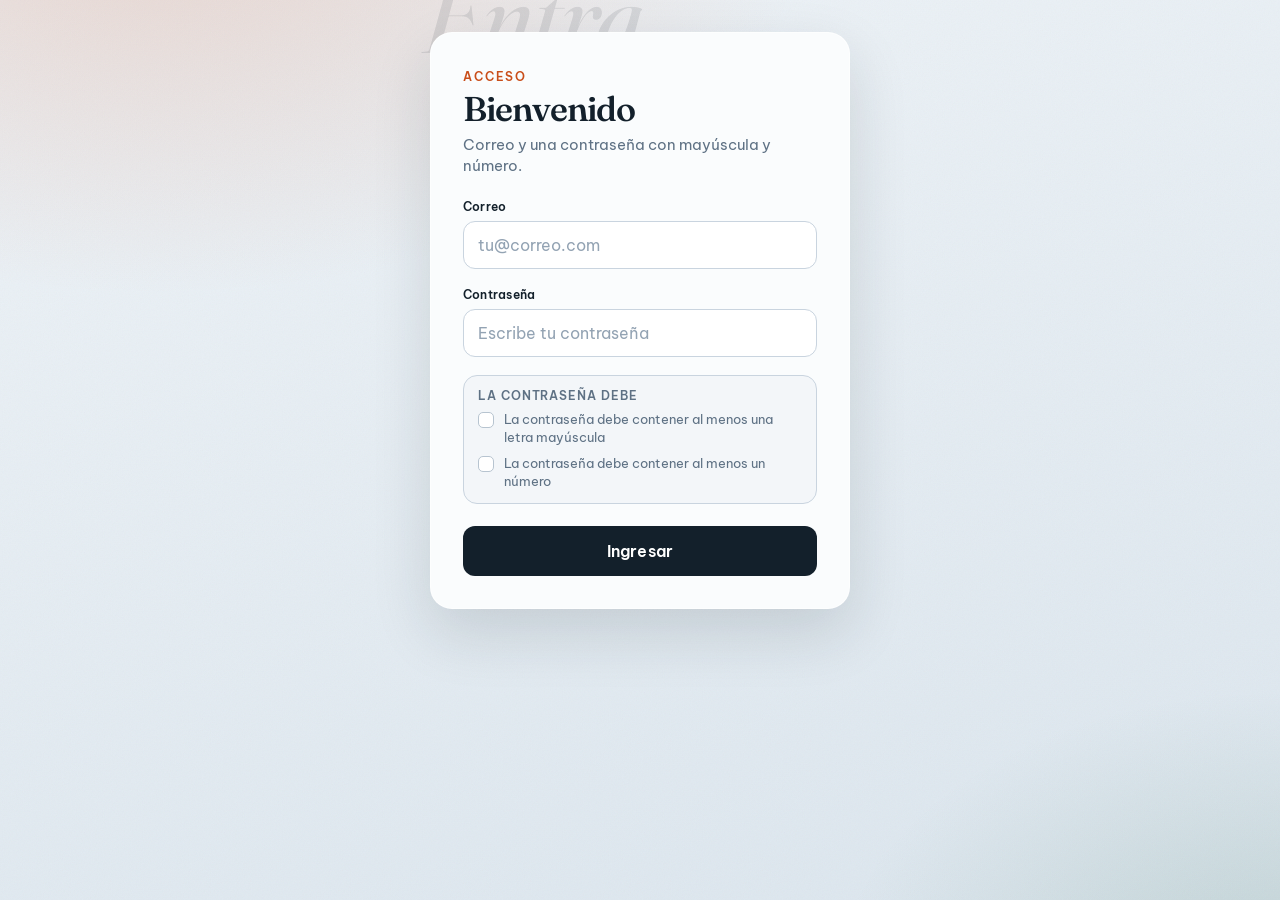
<file: week-8/index.html>
<!DOCTYPE html>
<html lang="es">
<head>
    <meta charset="UTF-8">
    <meta name="viewport" content="width=device-width, initial-scale=1.0">
    <title>Acceso</title>

    <link rel="stylesheet" href="index.css">

    <script src="index.js"></script>
</head>
<body>
    <div class="stage">
        <form id="form-login">
            <header class="form-head">
                <p class="eyebrow">Acceso</p>
                <h1>Bienvenido</h1>
                <p class="lede">Correo y una contraseña con mayúscula y número.</p>
            </header>

            <label>
                Correo
                <input type="email" name="email" placeholder="tu@correo.com" autocomplete="email">
            </label>

            <label>
                Contraseña
                <input
                    type="text"
                    name="password"
                    required
                    placeholder="Escribe tu contraseña"
                    minlength="6"
                    maxlength="20"
                    pattern="(?=.*[A-Z])(?=.*[0-9]).*"
                    autocomplete="current-password"
                    title="Debe incluir al menos una mayúscula y un número"
                >
            </label>

            <div id="password-requirements" aria-live="polite">
                <p class="req-label">La contraseña debe</p>
                <ul></ul>
            </div>

            <button type="submit">Ingresar</button>
        </form>
    </div>
</body>
</html>
</file>
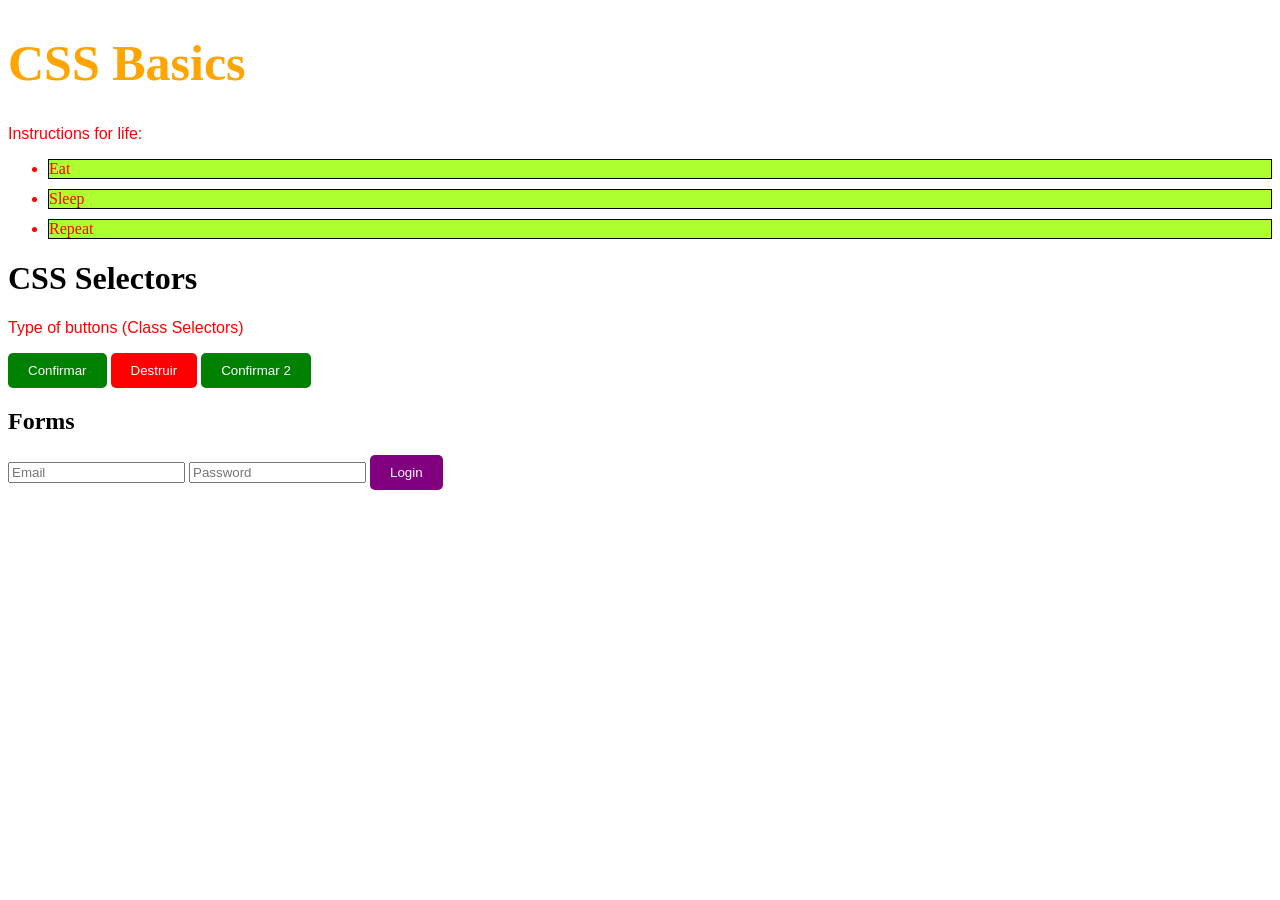
<file: week-4/basics.html>
<!DOCTYPE html>
<html lang="en">
<head>
    <meta charset="UTF-8">
    <meta name="viewport" content="width=device-width, initial-scale=1.0">
    <title>CSS Basics</title>

    <link rel="stylesheet" href="basics.css">
    <link rel="icon" href="assets/favicon.ico">
     <!-- <link rel="icon" href="https://instructure-uploads.s3.amazonaws.com/account_192470000000000001/attachments/1889/favicon.png"> -->
</head>
<body>
    <h1 id="title">CSS Basics</h1>
    <p>Instructions for life:</p>

    <ul>
        <!-- unordered list -->
         <li>Eat</li>
         <li>Sleep</li>
         <li>Repeat</li>
    </ul>

    <h1>CSS Selectors</h1>

    <p>Type of buttons (Class Selectors)</p>
    <button class="btn-confirm">Confirmar</button>
    <button class="btn-destroy">Destruir</button>
    <button class="btn-confirm">Confirmar 2</button>

    <h2>Forms</h2>

    <form>
        <input type="text" placeholder="Email">
        <input type="password" placeholder="Password">
        <button type="submit">Login</button>
    </form>
</body>
</html>
</file>
<file: week-4/main.css>
/* ==========================================================================
   ORBITA X - single stylesheet CSS showcase
   --------------------------------------------------------------------------
   Table of contents
     01. Cascade layers + reset
     02. Design tokens (custom properties, theming)
     03. Base typography and links
     04. Utilities
     05. Header, navigation, theme switch
     06. Buttons and chips
     07. Hero, starfield, rocket animation
     08. Section shell
     09. Countdown (@property) and stats grid
     10. Tabs built with :checked
     11. Tech cards + container queries
     12. Telemetry meters
     13. Timeline with CSS counters
     14. Scroll snap gallery
     15. Specifications table
     16. Selector reference (:target, columns)
     17. FAQ accordion
     18. Form states
     19. Footer
     20. Keyframes
     21. Media queries (responsive, motion, print)
   ========================================================================== */


/* ==========================================================================
   01. CASCADE LAYERS + RESET
   @layer lets us order whole blocks of CSS on purpose. Anything written
   outside a layer beats every layer, so components below always win over
   the reset without needing higher specificity.
   ========================================================================== */

@layer reset, base;

@layer reset {

    *,
    *::before,
    *::after {
        box-sizing: border-box;
    }

    * {
        margin: 0;
        padding: 0;
    }

    html {
        -webkit-text-size-adjust: 100%;
        scroll-behavior: smooth;
        /* keeps anchored sections clear of the fixed header */
        scroll-padding-top: 6rem;
    }

    img,
    svg {
        display: block;
        max-width: 100%;
    }

    button,
    input,
    select,
    textarea {
        font: inherit;
        color: inherit;
    }

    ul,
    ol {
        list-style: none;
    }

    table {
        border-collapse: collapse;
    }
}


/* ==========================================================================
   02. DESIGN TOKENS
   Custom properties live in the cascade, so a single override on :root
   repaints the entire page. light-dark() picks a value from the active
   color-scheme, which is how the theme switch works without duplicating
   every rule.
   ========================================================================== */

:root {
    /* --- fallback palette: plain dark values for older engines --- */
    --bg: #05070c;
    --bg-elev: #0a0f18;
    --bg-elev-2: #111a28;
    --fg: #e8ecf4;
    --fg-muted: #93a2b8;
    --line: #1d2838;
    --glass: rgba(12, 18, 28, .72);

    /* --- accents stay identical in both themes --- */
    --accent: #4cc9f0;
    --accent-2: #ff7a18;
    --accent-3: #a78bfa;
    --ok: #34d399;
    --warn: #fbbf24;
    --danger: #f87171;

    /* --- typography scale with clamp(): fluid, no media queries --- */
    --font: "Helvetica Neue", Helvetica, Arial, system-ui, sans-serif;
    --mono: ui-monospace, "SF Mono", Menlo, Consolas, monospace;
    --step--1: clamp(.75rem, .72rem + .15vw, .82rem);
    --step-0: clamp(.95rem, .9rem + .25vw, 1.05rem);
    --step-1: clamp(1.1rem, 1rem + .5vw, 1.35rem);
    --step-2: clamp(1.6rem, 1.3rem + 1.4vw, 2.4rem);
    --step-3: clamp(2.2rem, 1.5rem + 3.2vw, 4rem);
    --step-4: clamp(2.8rem, 1.4rem + 6.5vw, 6.5rem);

    /* --- spacing, shape, motion --- */
    --pad: clamp(1.25rem, 4vw, 4rem);
    --maxw: 1180px;
    --radius: 14px;
    --radius-sm: 6px;
    --ring: 0 0 0 3px color-mix(in srgb, var(--accent) 35%, transparent);
    --shadow: 0 24px 60px -30px rgba(0, 0, 0, .9);
    --ease: cubic-bezier(.22, .61, .36, 1);
    --dur: .35s;
}

/* Modern theming: one token set, two values each. */
@supports (color: light-dark(#000, #fff)) {
    :root {
        /* default follows the operating system preference */
        color-scheme: light dark;

        --bg: light-dark(#f3f5fa, #05070c);
        --bg-elev: light-dark(#ffffff, #0a0f18);
        --bg-elev-2: light-dark(#e9edf6, #111a28);
        --fg: light-dark(#0b1220, #e8ecf4);
        --fg-muted: light-dark(#5a6a83, #93a2b8);
        --line: light-dark(#d5dcea, #1d2838);
        --glass: light-dark(rgba(255, 255, 255, .75), rgba(12, 18, 28, .72));
    }

    /* The switch inverts whatever the system asked for. */
    @media (prefers-color-scheme: dark) {
        :root:has(#theme-switch:checked) {
            color-scheme: light;
        }
    }

    @media (prefers-color-scheme: light) {
        :root:has(#theme-switch:checked) {
            color-scheme: dark;
        }
    }
}


/* ==========================================================================
   03. BASE TYPOGRAPHY
   ========================================================================== */

@layer base {
    body {
        background: var(--bg);
        color: var(--fg);
        font-family: var(--font);
        font-size: var(--step-0);
        line-height: 1.65;
        -webkit-font-smoothing: antialiased;
        overflow-x: hidden;
    }

    h1,
    h2,
    h3,
    h4 {
        line-height: 1.1;
        font-weight: 500;
        letter-spacing: -.01em;
        text-wrap: balance;
    }

    p {
        text-wrap: pretty;
    }

    a {
        color: inherit;
        text-decoration: none;
    }

    code {
        font-family: var(--mono);
        font-size: .88em;
        background: var(--bg-elev-2);
        border: 1px solid var(--line);
        border-radius: var(--radius-sm);
        padding: .1em .4em;
        color: var(--accent);
    }

    /* pseudo element on user selected text */
    ::selection {
        background: var(--accent);
        color: #04121a;
    }

    /* visible keyboard focus everywhere, never on mouse clicks */
    :focus-visible {
        outline: 2px solid var(--accent);
        outline-offset: 3px;
        border-radius: 3px;
    }

    /* custom scrollbar: standard property first, WebKit pseudo after */
    html {
        scrollbar-color: var(--line) transparent;
        scrollbar-width: thin;
    }

    ::-webkit-scrollbar {
        width: 10px;
        height: 10px;
    }

    ::-webkit-scrollbar-track {
        background: var(--bg);
    }

    ::-webkit-scrollbar-thumb {
        background: var(--line);
        border-radius: 99px;
        border: 2px solid var(--bg);
    }

    ::-webkit-scrollbar-thumb:hover {
        background: var(--accent);
    }
}


/* ==========================================================================
   04. UTILITIES
   ========================================================================== */

/* Hidden for sight, still reachable by keyboard and screen readers. */
.sr-only {
    position: absolute;
    width: 1px;
    height: 1px;
    margin: -1px;
    padding: 0;
    overflow: hidden;
    clip-path: inset(50%);
    white-space: nowrap;
}

.muted {
    color: var(--fg-muted);
}

.eyebrow {
    font-family: var(--mono);
    font-size: var(--step--1);
    letter-spacing: .32em;
    text-transform: uppercase;
    color: var(--accent);
}

/* Scroll driven animation: the bar tracks document scroll with no script. */
.scroll-progress {
    position: fixed;
    inset: 0 0 auto 0;
    height: 3px;
    z-index: 200;
    background: linear-gradient(90deg, var(--accent), var(--accent-3), var(--accent-2));
    transform: scaleX(0);
    transform-origin: 0 50%;
}

@supports (animation-timeline: scroll()) {
    .scroll-progress {
        animation: progress-grow linear both;
        animation-timeline: scroll(root block);
    }
}


/* ==========================================================================
   05. HEADER / NAV / THEME SWITCH
   Flexbox layout, position: fixed, backdrop-filter glass, and two checkbox
   driven behaviours read through the general sibling combinator (~).
   ========================================================================== */

.site-header {
    /* the bar always sits on "space black", so it keeps its own tokens */
    --fg: #eef2f8;
    --fg-muted: #9db0c9;
    --line: rgba(255, 255, 255, .14);
    position: fixed;
    inset: 0 0 auto 0;
    z-index: 150;
    display: flex;
    align-items: center;
    gap: 1rem;
    padding: .85rem var(--pad);
    color: var(--fg);
    background-color: rgba(6, 10, 18, .72);
    border-bottom: 1px solid var(--line);
    backdrop-filter: blur(14px) saturate(150%);
    -webkit-backdrop-filter: blur(14px) saturate(150%);
}

/* Scroll driven again: transparent on top of the hero, solid once you move. */
@supports (animation-timeline: scroll()) {
    .site-header {
        animation: header-solid linear both;
        animation-timeline: scroll(root block);
        animation-range: 0 180px;
    }
}

.brand {
    font-family: var(--mono);
    font-weight: 700;
    letter-spacing: .34em;
    font-size: .95rem;
    text-transform: uppercase;
    margin-right: auto;
}

.brand__x {
    color: var(--accent);
}

.nav__list {
    display: flex;
    align-items: center;
    gap: clamp(.75rem, 2vw, 2rem);
}

.nav__list a {
    position: relative;
    font-size: var(--step--1);
    letter-spacing: .18em;
    text-transform: uppercase;
    color: var(--fg-muted);
    padding: .35rem 0;
    transition: color var(--dur) var(--ease);
}

/* animated underline built from a pseudo element */
.nav__list a::after {
    content: "";
    position: absolute;
    inset: auto 0 0 0;
    height: 1px;
    background: var(--accent);
    transform: scaleX(0);
    transform-origin: 100% 50%;
    transition: transform var(--dur) var(--ease);
}

.nav__list a:hover,
.nav__list a:focus-visible {
    color: var(--fg);
}

.nav__list a:hover::after {
    transform: scaleX(1);
    transform-origin: 0 50%;
}

.nav__cta {
    border: 1px solid var(--line);
    border-radius: 99px;
    padding: .35rem 1rem !important;
    color: var(--fg) !important;
}

.nav__cta:hover {
    border-color: var(--accent);
    background: color-mix(in srgb, var(--accent) 14%, transparent);
}

.nav__cta::after {
    display: none;
}

/* --- theme switch: a label styled as a pill, state kept by a checkbox --- */
.theme-toggle {
    position: relative;
    width: 46px;
    height: 24px;
    border: 1px solid var(--line);
    border-radius: 99px;
    background: var(--bg-elev-2);
    cursor: pointer;
    flex: none;
    transition: background var(--dur) var(--ease);
}

.theme-toggle__knob {
    position: absolute;
    top: 2px;
    left: 2px;
    width: 18px;
    height: 18px;
    border-radius: 50%;
    background: linear-gradient(140deg, var(--accent), var(--accent-3));
    transition: translate var(--dur) var(--ease), background var(--dur) var(--ease);
}

#theme-switch:checked~.site-header .theme-toggle__knob {
    translate: 22px 0;
    background: linear-gradient(140deg, var(--warn), var(--accent-2));
}

/* --- hamburger: three bars from one element plus two pseudo elements --- */
.burger {
    display: none;
    position: relative;
    width: 30px;
    height: 24px;
    cursor: pointer;
    flex: none;
}

.burger__bar,
.burger__bar::before,
.burger__bar::after {
    position: absolute;
    left: 0;
    width: 100%;
    height: 2px;
    background: var(--fg);
    border-radius: 2px;
    transition: transform var(--dur) var(--ease), opacity .2s linear;
}

.burger__bar {
    top: 11px;
}

.burger__bar::before {
    content: "";
    top: -8px;
}

.burger__bar::after {
    content: "";
    top: 8px;
}

#nav-switch:checked~.site-header .burger__bar {
    transform: rotate(45deg);
}

#nav-switch:checked~.site-header .burger__bar::before {
    opacity: 0;
}

#nav-switch:checked~.site-header .burger__bar::after {
    transform: rotate(-90deg) translateX(8px);
}


/* ==========================================================================
   06. BUTTONS AND CHIPS
   ========================================================================== */

.btn {
    --btn-bg: transparent;
    display: inline-flex;
    align-items: center;
    justify-content: center;
    gap: .5rem;
    position: relative;
    overflow: hidden;
    padding: .85rem 1.6rem;
    border: 1px solid var(--line);
    border-radius: var(--radius-sm);
    background: var(--btn-bg);
    font-size: var(--step--1);
    letter-spacing: .2em;
    text-transform: uppercase;
    cursor: pointer;
    user-select: none;
    transition:
        transform var(--dur) var(--ease),
        box-shadow var(--dur) var(--ease),
        border-color var(--dur) var(--ease),
        background var(--dur) var(--ease);
}

/* light sweep that slides across on hover */
.btn::before {
    content: "";
    position: absolute;
    inset: 0;
    background: linear-gradient(110deg, transparent 20%, rgba(255, 255, 255, .35) 50%, transparent 80%);
    translate: -120% 0;
    transition: translate .6s var(--ease);
}

.btn:hover::before {
    translate: 120% 0;
}

.btn:hover {
    transform: translateY(-2px);
}

.btn:active {
    transform: translateY(0) scale(.98);
}

.btn--primary {
    --btn-bg: linear-gradient(120deg, var(--accent), var(--accent-3));
    color: #04121a;
    border-color: transparent;
    font-weight: 700;
    box-shadow: 0 10px 30px -12px var(--accent);
}

.btn--primary:hover {
    box-shadow: 0 18px 40px -14px var(--accent);
}

.btn--ghost:hover {
    border-color: var(--accent);
    background: color-mix(in srgb, var(--accent) 10%, transparent);
}

.btn--wide {
    width: 100%;
}

.chips {
    display: flex;
    flex-wrap: wrap;
    gap: .5rem;
    margin-top: 1.25rem;
}

.chip {
    font-family: var(--mono);
    font-size: var(--step--1);
    color: var(--fg-muted);
    border: 1px solid var(--line);
    border-radius: 99px;
    padding: .2rem .7rem;
    transition: color var(--dur) var(--ease), border-color var(--dur) var(--ease), transform var(--dur) var(--ease);
}

.chip:hover {
    color: var(--accent);
    border-color: var(--accent);
    transform: translateY(-2px);
}

/* attribute selector: the value of data-status drives the colour */
.chip[data-status="live"]::before {
    content: "";
    display: inline-block;
    width: 6px;
    height: 6px;
    margin-right: .45rem;
    border-radius: 50%;
    background: var(--ok);
    animation: blink 1.6s ease-in-out infinite;
}


/* ==========================================================================
   07. HERO + STARFIELD + ROCKET
   The hero keeps its own dark tokens so it stays "space black" in both
   themes. Everything you see is CSS: gradients, clip-path and keyframes.
   ========================================================================== */

.hero {
    --fg: #eef2f8;
    --fg-muted: #9db0c9;
    --line: #1d2838;
    --bg-elev-2: #111a28;
    position: relative;
    isolation: isolate;
    overflow: hidden;
    min-height: 100svh;
    display: grid;
    align-content: center;
    padding: 8rem var(--pad) 5rem;
    background: radial-gradient(120% 80% at 50% 0%, #101c30 0%, #05070c 55%, #02040a 100%);
    color: var(--fg);
}

/* --- parallax starfield: three layers of repeating radial gradients --- */
.stars {
    position: absolute;
    inset: -50% 0;
    z-index: -2;
    background-repeat: repeat;
    will-change: transform;
}

.stars--far {
    background-image:
        radial-gradient(1px 1px at 20% 30%, #fff, transparent),
        radial-gradient(1px 1px at 70% 60%, #cfe8ff, transparent),
        radial-gradient(1px 1px at 40% 80%, #fff, transparent),
        radial-gradient(1px 1px at 90% 15%, #fff, transparent);
    background-size: 220px 220px;
    opacity: .5;
    animation: drift 140s linear infinite;
}

.stars--mid {
    background-image:
        radial-gradient(1.5px 1.5px at 15% 45%, #fff, transparent),
        radial-gradient(1.5px 1.5px at 65% 20%, #bfe6ff, transparent),
        radial-gradient(1.5px 1.5px at 85% 75%, #fff, transparent);
    background-size: 340px 340px;
    opacity: .65;
    animation: drift 90s linear infinite;
}

.stars--near {
    background-image:
        radial-gradient(2px 2px at 30% 25%, #fff, transparent),
        radial-gradient(2px 2px at 78% 55%, #e6f6ff, transparent);
    background-size: 520px 520px;
    animation: drift 55s linear infinite;
}

/* --- soft coloured haze using blur + blend modes --- */
.aurora {
    position: absolute;
    inset: -20% -10% auto -10%;
    height: 70%;
    z-index: -1;
    background:
        radial-gradient(40% 60% at 20% 40%, color-mix(in srgb, var(--accent) 55%, transparent), transparent 70%),
        radial-gradient(35% 55% at 75% 30%, color-mix(in srgb, var(--accent-3) 55%, transparent), transparent 70%),
        radial-gradient(30% 50% at 50% 70%, color-mix(in srgb, var(--accent-2) 40%, transparent), transparent 70%);
    filter: blur(70px);
    opacity: .45;
    mix-blend-mode: screen;
    animation: aurora-shift 22s ease-in-out infinite alternate;
}

.hero__inner {
    width: min(100%, var(--maxw));
    margin-inline: auto;
    display: grid;
    grid-template-columns: 1.05fr .95fr;
    align-items: center;
    gap: clamp(2rem, 5vw, 4rem);
}

/* grid items default to min-width:auto, which lets long words push the
   column wider than its track - this opts out of that behaviour */
.hero__copy {
    min-width: 0;
}

.hero__title {
    /* sized to fit its own column, not the whole viewport */
    font-size: clamp(2.1rem, 1rem + 4.4vw, 4.2rem);
    font-weight: 200;
    text-transform: uppercase;
    letter-spacing: -.02em;
    margin: 1rem 0 1.25rem;
}

/* gradient text: paint a gradient, then clip it to the glyphs */
.hero__title-accent {
    font-weight: 700;
    background: linear-gradient(100deg, var(--accent) 0%, var(--accent-3) 35%, var(--accent-2) 70%, var(--accent) 100%);
    background-size: 250% 100%;
    -webkit-background-clip: text;
    background-clip: text;
    color: transparent;
    animation: shimmer 9s linear infinite;
}

.hero__lead {
    max-width: 46ch;
    color: var(--fg-muted);
    font-size: var(--step-1);
    font-weight: 300;
}

.hero__actions {
    display: flex;
    flex-wrap: wrap;
    gap: .85rem;
    margin-top: 2rem;
}

/* --- launch pad --- */
.launchpad {
    display: grid;
    justify-items: center;
    gap: 1.5rem;
}

.launchpad__scene {
    position: relative;
    display: grid;
    justify-items: center;
    align-content: end;
    width: 100%;
    height: clamp(300px, 44vh, 430px);
    perspective: 800px;
}

.rocket {
    position: relative;
    width: 62px;
    height: 190px;
    margin-bottom: 10px;
    animation: hover-float 5s ease-in-out infinite;
    transform-origin: 50% 100%;
    z-index: 2;
}

.rocket__body {
    position: absolute;
    inset: 0;
    background:
        linear-gradient(95deg,
            #98a6ba 0%,
            #ffffff 22%,
            #e7edf5 45%,
            #b9c5d4 72%,
            #7d8b9e 100%);
    border-radius: 50% 50% 16% 16% / 44% 44% 7% 7%;
    box-shadow: inset 0 -20px 30px -20px rgba(0, 0, 0, .7);
}

/* nose cone tint */
.rocket__body::before {
    content: "";
    position: absolute;
    inset: 0 0 auto 0;
    height: 30%;
    border-radius: inherit;
    background: linear-gradient(180deg, var(--accent-2), color-mix(in srgb, var(--accent-2) 0%, transparent));
    opacity: .9;
}

/* engine bell */
.rocket__body::after {
    content: "";
    position: absolute;
    inset: auto 0 -8px 0;
    height: 12px;
    margin-inline: 22%;
    border-radius: 0 0 6px 6px;
    background: linear-gradient(180deg, #4a5568, #232b38);
}

.rocket__window {
    position: absolute;
    top: 34%;
    left: 50%;
    translate: -50% 0;
    width: 22px;
    height: 22px;
    border-radius: 50%;
    border: 3px solid #cbd5e1;
    background: radial-gradient(circle at 32% 28%, #cdf3ff, #1d6b96 60%, #0b3550);
    box-shadow: inset 0 0 8px rgba(0, 0, 0, .6);
}

.rocket__stripe {
    position: absolute;
    inset: auto 0 26% 0;
    height: 7px;
    background: repeating-linear-gradient(90deg,
            var(--accent) 0 7px,
            transparent 7px 14px);
    opacity: .85;
}

/* fins drawn with clip-path polygons */
.rocket__fin {
    position: absolute;
    bottom: 0;
    width: 30px;
    height: 66px;
    background: linear-gradient(180deg, #ff9d4d, var(--accent-2) 60%, #b4470a);
}

.rocket__fin--left {
    left: -24px;
    clip-path: polygon(100% 0%, 100% 100%, 0% 100%, 55% 45%);
}

.rocket__fin--right {
    right: -24px;
    clip-path: polygon(0% 0%, 45% 45%, 100% 100%, 0% 100%);
}

/* --- exhaust --- */
.rocket__flame {
    position: absolute;
    top: calc(100% - 4px);
    left: 50%;
    translate: -50% 0;
    width: 34px;
    height: 74px;
    transform: scaleY(0);
    transform-origin: 50% 0;
    transition: transform .45s var(--ease);
}

.rocket__flame span {
    display: block;
    width: 100%;
    height: 100%;
    border-radius: 50% 50% 45% 45% / 18% 18% 82% 82%;
    background: radial-gradient(ellipse at 50% 0%,
            #ffffff 0%,
            #ffe08a 18%,
            var(--accent-2) 45%,
            #ff3d00 72%,
            transparent 100%);
    filter: blur(1.5px) drop-shadow(0 0 22px var(--accent-2));
    animation: flicker .1s steps(2, end) infinite alternate;
}

.rocket__smoke {
    position: absolute;
    top: 100%;
    left: 50%;
    translate: -50% 0;
    width: 240px;
    height: 140px;
    z-index: -1;
}

.rocket__smoke span {
    position: absolute;
    bottom: 0;
    left: 50%;
    width: 70px;
    height: 70px;
    border-radius: 50%;
    background: rgba(226, 232, 240, .22);
    filter: blur(10px);
    opacity: 0;
    animation: puff 1.8s ease-out infinite;
    animation-play-state: paused;
}

.rocket__smoke span:nth-child(1) {
    animation-delay: 0s;
    --dx: -70px;
}

.rocket__smoke span:nth-child(2) {
    animation-delay: .45s;
    --dx: 60px;
}

.rocket__smoke span:nth-child(3) {
    animation-delay: .9s;
    --dx: -30px;
}

.rocket__smoke span:nth-child(4) {
    animation-delay: 1.35s;
    --dx: 90px;
}

/* --- pad structure --- */
.pad {
    position: relative;
    /* sits in front of the rocket so the exhaust disappears into the deck */
    z-index: 3;
    width: min(280px, 70%);
    height: 16px;
    border-radius: 4px;
    background: linear-gradient(180deg, #3a4557, #161c26);
    box-shadow: 0 20px 40px -20px #000;
}

.pad::before,
.pad::after {
    content: "";
    position: absolute;
    top: 100%;
    width: 12px;
    height: 34px;
    background: linear-gradient(180deg, #2b3444, #10151d);
}

.pad::before {
    left: 16%;
    transform: skewX(10deg);
}

.pad::after {
    right: 16%;
    transform: skewX(-10deg);
}

.pad__tower {
    position: absolute;
    bottom: 0;
    left: 4%;
    width: 10px;
    height: 190px;
    background: repeating-linear-gradient(180deg, #3a4557 0 6px, #222a37 6px 12px);
    border-radius: 3px;
}

/* --- the whole launch sequence is driven by one checkbox --- */
#ignition:checked~.launchpad__scene .rocket {
    animation: liftoff 7s var(--ease) infinite;
}

#ignition:checked~.launchpad__scene .rocket__flame {
    transform: scaleY(1);
}

#ignition:checked~.launchpad__scene .rocket__smoke span {
    animation-play-state: running;
}

#ignition:checked~.launchpad__scene .pad {
    box-shadow: 0 0 70px 20px color-mix(in srgb, var(--accent-2) 45%, transparent);
}

.btn--ignite {
    border-color: var(--accent-2);
    color: var(--accent-2);
}

.btn--ignite:hover {
    background: color-mix(in srgb, var(--accent-2) 15%, transparent);
}

/* swap the label text depending on the state */
.btn__off {
    display: none;
}

#ignition:checked~.btn--ignite .btn__on {
    display: none;
}

#ignition:checked~.btn--ignite .btn__off {
    display: inline;
}

/* --- scroll hint --- */
.scroll-hint {
    justify-self: center;
    margin-top: 3.5rem;
    width: 24px;
    height: 40px;
    border: 2px solid var(--fg-muted);
    border-radius: 99px;
    display: grid;
    justify-items: center;
    padding-top: 7px;
}

.scroll-hint__mouse {
    width: 4px;
    height: 8px;
    border-radius: 99px;
    background: var(--accent);
    animation: wheel 1.8s ease-in-out infinite;
}


/* ==========================================================================
   08. SECTION SHELL
   ========================================================================== */

.section {
    width: min(100%, var(--maxw));
    margin-inline: auto;
    padding: clamp(4rem, 9vw, 7.5rem) var(--pad);
    scroll-margin-top: 5rem;
}

.section--tight {
    padding-block: clamp(3rem, 6vw, 5rem);
}

.section__head {
    max-width: 62ch;
    margin-bottom: clamp(2rem, 5vw, 3.5rem);
}

.section__title {
    font-size: var(--step-2);
    text-transform: uppercase;
    font-weight: 300;
    letter-spacing: .04em;
    position: relative;
    padding-top: 1.25rem;
}

/* small accent rule above every heading */
.section__title::before {
    content: "";
    position: absolute;
    top: 0;
    left: 0;
    width: 56px;
    height: 2px;
    background: linear-gradient(90deg, var(--accent), transparent);
}

.section__sub {
    margin-top: .85rem;
    color: var(--fg-muted);
}


/* ==========================================================================
   09. COUNTDOWN + STATS
   @property registers a custom property with a type, which makes it
   animatable. A CSS counter then turns the number into text.
   ========================================================================== */

@property --tminus {
    syntax: "<integer>";
    inherits: false;
    initial-value: 10;
}

.countdown {
    display: grid;
    justify-items: center;
    gap: .5rem;
    padding: clamp(1.5rem, 4vw, 3rem) 1rem;
    border: 1px solid var(--line);
    border-radius: var(--radius);
    background:
        radial-gradient(120% 140% at 50% 0%, color-mix(in srgb, var(--accent) 12%, transparent), transparent 60%),
        var(--bg-elev);
}

.countdown__digit {
    font-family: var(--mono);
    font-size: var(--step-4);
    font-weight: 700;
    line-height: 1;
    font-variant-numeric: tabular-nums;
    background: linear-gradient(180deg, var(--fg), color-mix(in srgb, var(--accent) 70%, var(--fg)));
    -webkit-background-clip: text;
    background-clip: text;
    color: transparent;
    text-shadow: 0 0 60px color-mix(in srgb, var(--accent) 40%, transparent);
}

.countdown__num {
    --tminus: 10;
    counter-reset: tminus var(--tminus);
    animation: countdown 11s steps(11, start) infinite;
}

.countdown__num::after {
    content: counter(tminus);
}

.countdown__label {
    font-family: var(--mono);
    font-size: var(--step--1);
    letter-spacing: .3em;
    text-transform: uppercase;
    color: var(--fg-muted);
}

/* auto-fit + minmax: a responsive grid with zero media queries */
.stats {
    margin-top: 2rem;
    display: grid;
    grid-template-columns: repeat(auto-fit, minmax(190px, 1fr));
    gap: 1px;
    background: var(--line);
    border: 1px solid var(--line);
    border-radius: var(--radius);
    overflow: hidden;
}

.stat {
    background: var(--bg);
    padding: 1.5rem 1.25rem;
    transition: background var(--dur) var(--ease);
}

.stat:hover {
    background: var(--bg-elev);
}

.stat__label {
    font-size: var(--step--1);
    letter-spacing: .12em;
    text-transform: uppercase;
    color: var(--fg-muted);
}

.stat__value {
    font-size: var(--step-2);
    font-weight: 300;
    margin-top: .35rem;
    font-variant-numeric: tabular-nums;
}

.stat__value small {
    font-size: .45em;
    color: var(--accent);
    letter-spacing: .1em;
}


/* ==========================================================================
   10. TABS WITH :checked
   ========================================================================== */

.tabs__bar {
    display: flex;
    flex-wrap: wrap;
    gap: .25rem;
    border-bottom: 1px solid var(--line);
    margin-bottom: 2rem;
}

.tabs__tab {
    position: relative;
    padding: .8rem 1.25rem;
    font-size: var(--step--1);
    letter-spacing: .18em;
    text-transform: uppercase;
    color: var(--fg-muted);
    cursor: pointer;
    transition: color var(--dur) var(--ease);
}

.tabs__tab::after {
    content: "";
    position: absolute;
    inset: auto 0 -1px 0;
    height: 2px;
    background: var(--accent);
    transform: scaleX(0);
    transition: transform var(--dur) var(--ease);
}

.tabs__tab:hover {
    color: var(--fg);
}

/* the checked radio is a previous sibling of the bar and the panels */
#fleet-1:checked~.tabs__bar [for="fleet-1"],
#fleet-2:checked~.tabs__bar [for="fleet-2"],
#fleet-3:checked~.tabs__bar [for="fleet-3"] {
    color: var(--fg);
}

#fleet-1:checked~.tabs__bar [for="fleet-1"]::after,
#fleet-2:checked~.tabs__bar [for="fleet-2"]::after,
#fleet-3:checked~.tabs__bar [for="fleet-3"]::after {
    transform: scaleX(1);
}

.panel {
    display: none;
}

#fleet-1:checked~.tabs__panels .panel--1,
#fleet-2:checked~.tabs__panels .panel--2,
#fleet-3:checked~.tabs__panels .panel--3 {
    display: grid;
    grid-template-columns: 1fr 1fr;
    grid-template-areas: "art body";
    gap: clamp(1.5rem, 4vw, 3rem);
    align-items: center;
    animation: fade-up .5s var(--ease) both;
    perspective: 1000px;
}

.panel__art {
    grid-area: art;
    aspect-ratio: 4 / 3;
    border: 1px solid var(--line);
    border-radius: var(--radius);
    position: relative;
    overflow: hidden;
    transform-style: preserve-3d;
    transition: transform .6s var(--ease), box-shadow .6s var(--ease);
}

.panel:hover .panel__art {
    transform: rotateY(-9deg) rotateX(6deg) translateZ(20px);
    box-shadow: var(--shadow);
}

.panel__art--one {
    background:
        radial-gradient(60% 60% at 30% 20%, color-mix(in srgb, var(--accent) 65%, transparent), transparent 70%),
        linear-gradient(160deg, #0b1220, #1d2b45);
}

.panel__art--two {
    background:
        radial-gradient(50% 70% at 70% 80%, color-mix(in srgb, var(--accent-2) 60%, transparent), transparent 70%),
        linear-gradient(200deg, #160e12, #2a1a2e);
}

.panel__art--three {
    background: conic-gradient(from 210deg,
            var(--accent),
            var(--accent-3),
            var(--accent-2),
            var(--accent));
    filter: saturate(.85);
}

/* a slowly sweeping highlight inside the artwork */
.panel__art::after {
    content: "";
    position: absolute;
    inset: 0;
    background: linear-gradient(115deg, transparent 35%, rgba(255, 255, 255, .18) 50%, transparent 65%);
    mix-blend-mode: screen;
    animation: sweep 6s var(--ease) infinite;
}

.panel__body {
    grid-area: body;
}

.panel__body h3 {
    font-size: var(--step-2);
    font-weight: 300;
    text-transform: uppercase;
}

.panel__body p {
    margin: 1rem 0 1.5rem;
    color: var(--fg-muted);
}

.specs-inline {
    display: flex;
    flex-wrap: wrap;
    gap: 1.5rem;
    border-top: 1px solid var(--line);
    padding-top: 1rem;
    font-size: var(--step--1);
    text-transform: uppercase;
    letter-spacing: .1em;
    color: var(--fg-muted);
}

.specs-inline b {
    display: block;
    color: var(--fg);
    font-size: var(--step-1);
    font-weight: 400;
    letter-spacing: 0;
}


/* ==========================================================================
   11. TECH CARDS + CONTAINER QUERIES
   Each card is a query container, so the layout answers to the card width
   instead of the viewport width.
   ========================================================================== */

.tech-grid {
    display: grid;
    grid-template-columns: repeat(auto-fit, minmax(250px, 1fr));
    gap: 1.25rem;
}

.tech-card {
    container-type: inline-size;
    container-name: card;
    position: relative;
    padding: 1.5rem;
    border: 1px solid var(--line);
    border-radius: var(--radius);
    background: var(--bg-elev);
    overflow: hidden;
    transition: border-color var(--dur) var(--ease), transform var(--dur) var(--ease);
}

.tech-card:hover {
    border-color: color-mix(in srgb, var(--accent) 55%, var(--line));
    transform: translateY(-4px);
}

/* glow that follows the top edge on hover */
.tech-card::before {
    content: "";
    position: absolute;
    inset: -1px -1px auto -1px;
    height: 2px;
    background: linear-gradient(90deg, transparent, var(--accent), transparent);
    opacity: 0;
    transition: opacity var(--dur) var(--ease);
}

.tech-card:hover::before {
    opacity: 1;
}

.tech-card__inner {
    display: grid;
    gap: 1rem;
}

@container card (min-width: 300px) {
    .tech-card__inner {
        grid-template-columns: 56px 1fr;
        align-items: start;
        gap: 1.25rem;
    }
}

.tech-card__icon {
    position: relative;
    width: 56px;
    aspect-ratio: 1;
    display: grid;
    place-items: center;
    border: 1px solid var(--line);
    border-radius: 12px;
    background: var(--bg-elev-2);
}

.tech-card__icon::before {
    content: "";
    width: 28px;
    height: 28px;
}

.tech-card__icon--engine::before {
    clip-path: polygon(34% 0%, 66% 0%, 100% 100%, 0% 100%);
    background: linear-gradient(180deg, #dbe3ee, #6b7a8f);
}

.tech-card__icon--shield::before {
    clip-path: polygon(25% 0%, 75% 0%, 100% 50%, 75% 100%, 25% 100%, 0% 50%);
    background: repeating-linear-gradient(45deg, var(--accent-2) 0 4px, #7a3b12 4px 8px);
}

.tech-card__icon--grid::before {
    background:
        repeating-linear-gradient(0deg, var(--accent) 0 1px, transparent 1px 7px),
        repeating-linear-gradient(90deg, var(--accent) 0 1px, transparent 1px 7px);
}

.tech-card__icon--dish::before {
    border-radius: 50%;
    background: radial-gradient(circle at 35% 30%, #fff, var(--accent-3) 60%, #40257e);
}

/* pulsing ring: a second pseudo element animating scale + opacity */
.tech-card__icon--dish::after {
    content: "";
    position: absolute;
    width: 28px;
    height: 28px;
    border: 2px solid var(--accent-3);
    border-radius: 50%;
    animation: pulse-ring 2.4s ease-out infinite;
}

.tech-card__text h3 {
    font-size: var(--step-1);
    font-weight: 500;
}

.tech-card__text p {
    margin-top: .5rem;
    color: var(--fg-muted);
    font-size: var(--step--1);
}


/* ==========================================================================
   12. TELEMETRY METERS
   ========================================================================== */

.telemetry {
    margin-top: clamp(2rem, 5vw, 3.5rem);
    padding: clamp(1.25rem, 3vw, 2rem);
    border: 1px solid var(--line);
    border-radius: var(--radius);
    background: var(--bg-elev);
    display: grid;
    gap: 1rem;
}

.telemetry__title {
    font-family: var(--mono);
    font-size: var(--step--1);
    letter-spacing: .3em;
    text-transform: uppercase;
    color: var(--fg-muted);
}

.meter {
    display: grid;
    grid-template-columns: minmax(120px, 180px) 1fr;
    align-items: center;
    gap: 1rem;
    font-size: var(--step--1);
}

.meter__label {
    letter-spacing: .1em;
    text-transform: uppercase;
    color: var(--fg-muted);
}

.meter__track {
    position: relative;
    height: 8px;
    border-radius: 99px;
    background: var(--bg-elev-2);
    overflow: hidden;
}

.meter__bar {
    display: block;
    height: 100%;
    width: var(--fill);
    border-radius: inherit;
    background: linear-gradient(90deg, var(--accent), var(--accent-3));
    animation: fill-up 1.6s var(--ease) both;
}

/* moving highlight on top of the bar */
.meter__track::after {
    content: "";
    position: absolute;
    inset: 0;
    background: linear-gradient(90deg, transparent, rgba(255, 255, 255, .5), transparent);
    translate: -100% 0;
    animation: scan 2.8s linear infinite;
}


/* ==========================================================================
   13. TIMELINE WITH COUNTERS
   ========================================================================== */

.timeline {
    counter-reset: mission;
    position: relative;
    display: grid;
    gap: 1.5rem;
}

/* the vertical rail */
.timeline::before {
    content: "";
    position: absolute;
    top: 0;
    bottom: 0;
    left: 50%;
    width: 1px;
    background: linear-gradient(180deg, transparent, var(--accent), transparent);
}

.timeline__item {
    counter-increment: mission;
    position: relative;
    width: calc(50% - 3rem);
    padding: 1.5rem;
    border: 1px solid var(--line);
    border-radius: var(--radius);
    background: var(--bg-elev);
    transition: transform var(--dur) var(--ease), border-color var(--dur) var(--ease);
}

.timeline__item:hover {
    transform: scale(1.02);
    border-color: color-mix(in srgb, var(--accent) 50%, var(--line));
}

.timeline__item:nth-child(odd) {
    justify-self: start;
}

.timeline__item:nth-child(even) {
    justify-self: end;
}

/* the numbered node sits on the rail, numbered by a counter */
.timeline__item::before {
    content: counter(mission, decimal-leading-zero);
    position: absolute;
    top: 1.4rem;
    display: grid;
    place-items: center;
    width: 2.4rem;
    height: 2.4rem;
    border-radius: 50%;
    background: var(--bg);
    border: 1px solid var(--accent);
    color: var(--accent);
    font-family: var(--mono);
    font-size: .75rem;
}

.timeline__item:nth-child(odd)::before {
    right: -4.2rem;
}

.timeline__item:nth-child(even)::before {
    left: -4.2rem;
}

.timeline__item time {
    font-family: var(--mono);
    font-size: var(--step--1);
    letter-spacing: .12em;
    color: var(--accent);
}

.timeline__item h3 {
    font-size: var(--step-1);
    margin: .35rem 0 .5rem;
}

.timeline__item p {
    color: var(--fg-muted);
    font-size: var(--step--1);
}


/* ==========================================================================
   14. SCROLL SNAP GALLERY
   ========================================================================== */

.rail {
    display: flex;
    gap: 1.25rem;
    overflow-x: auto;
    padding: .5rem .25rem 1.5rem;
    scroll-snap-type: x mandatory;
    scroll-padding-inline: .25rem;
    overscroll-behavior-x: contain;
}

.patch {
    flex: 0 0 min(260px, 70vw);
    scroll-snap-align: center;
    text-align: center;
}

.patch__art {
    aspect-ratio: 1;
    border-radius: 50%;
    position: relative;
    display: grid;
    place-items: center;
    border: 2px solid var(--line);
    transition: transform .5s var(--ease), border-color .5s var(--ease);
}

.patch:hover .patch__art {
    transform: rotate(8deg) scale(1.04);
    border-color: var(--accent);
}

/* inner ring and a clip-path star, both pseudo elements */
.patch__art::before {
    content: "";
    position: absolute;
    inset: 14%;
    border-radius: 50%;
    background: var(--bg);
    mix-blend-mode: multiply;
    opacity: .55;
}

.patch__art::after {
    content: "";
    width: 42%;
    aspect-ratio: 1;
    background: #fff;
    clip-path: polygon(50% 0%, 61% 35%, 98% 35%, 68% 57%, 79% 91%, 50% 70%, 21% 91%, 32% 57%, 2% 35%, 39% 35%);
    opacity: .9;
    filter: drop-shadow(0 0 10px rgba(255, 255, 255, .5));
}

.patch--a .patch__art {
    background: conic-gradient(from 0deg, var(--accent), #1e3a8a, var(--accent));
}

.patch--b .patch__art {
    background: conic-gradient(from 90deg, var(--accent-3), #4c1d95, var(--accent-3));
}

.patch--c .patch__art {
    background: conic-gradient(from 180deg, var(--accent-2), #7c2d12, var(--accent-2));
}

.patch--d .patch__art {
    background: conic-gradient(from 45deg, var(--ok), #064e3b, var(--ok));
}

.patch--e .patch__art {
    background: conic-gradient(from 270deg, var(--warn), #78350f, var(--warn));
}

.patch figcaption {
    margin-top: .9rem;
    font-family: var(--mono);
    font-size: var(--step--1);
    letter-spacing: .18em;
    text-transform: uppercase;
}

.patch figcaption span {
    display: block;
    color: var(--fg-muted);
    letter-spacing: .05em;
}

/* scrollbar scoped to the rail only */
.rail::-webkit-scrollbar {
    height: 6px;
}

.rail::-webkit-scrollbar-thumb {
    background: var(--line);
    border: 0;
}

.rail:hover::-webkit-scrollbar-thumb {
    background: var(--accent);
}


/* ==========================================================================
   15. SPECIFICATIONS TABLE
   ========================================================================== */

.table-wrap {
    overflow-x: auto;
    border: 1px solid var(--line);
    border-radius: var(--radius);
}

.specs {
    width: 100%;
    min-width: 640px;
    font-size: var(--step--1);
}

.specs caption {
    caption-side: bottom;
    padding: 1rem;
    color: var(--fg-muted);
    text-align: left;
    font-size: var(--step--1);
}

.specs th,
.specs td {
    padding: 1rem 1.25rem;
    text-align: left;
    border-bottom: 1px solid var(--line);
}

.specs thead th {
    font-size: .72rem;
    letter-spacing: .2em;
    text-transform: uppercase;
    color: var(--fg-muted);
    background: var(--bg-elev-2);
}

/* the row header column stays put while the table scrolls sideways */
.specs tbody th {
    position: sticky;
    left: 0;
    background: var(--bg-elev);
    font-weight: 500;
}

.specs tbody tr:nth-child(even) {
    background: color-mix(in srgb, var(--fg) 4%, transparent);
}

.specs tbody tr:hover td,
.specs tbody tr:hover th {
    background: color-mix(in srgb, var(--accent) 10%, var(--bg-elev));
}

.specs tbody tr:last-child :is(th, td) {
    border-bottom: 0;
}

/* status pills selected purely by attribute value */
.pill {
    display: inline-flex;
    align-items: center;
    gap: .45rem;
    padding: .2rem .7rem;
    border-radius: 99px;
    font-family: var(--mono);
    font-size: .7rem;
    text-transform: uppercase;
    letter-spacing: .1em;
    border: 1px solid currentColor;
}

.pill::before {
    content: "";
    width: 6px;
    height: 6px;
    border-radius: 50%;
    background: currentColor;
}

.pill[data-status="operational"] {
    color: var(--ok);
}

.pill[data-status="testing"] {
    color: var(--warn);
}

.pill[data-status="retired"] {
    color: var(--fg-muted);
}


/* ==========================================================================
   16. SELECTOR REFERENCE (:target, columns, ::first-letter)
   ========================================================================== */

.jumpbar {
    display: flex;
    flex-wrap: wrap;
    gap: .5rem;
    margin-bottom: 2rem;
}

.jumpbar a {
    font-family: var(--mono);
    font-size: var(--step--1);
    padding: .3rem .75rem;
    border: 1px solid var(--line);
    border-radius: var(--radius-sm);
    color: var(--fg-muted);
    transition: all var(--dur) var(--ease);
}

.jumpbar a:hover {
    color: var(--accent);
    border-color: var(--accent);
    background: color-mix(in srgb, var(--accent) 10%, transparent);
}

.reference {
    display: grid;
    grid-template-columns: repeat(auto-fit, minmax(260px, 1fr));
    gap: 1px;
    background: var(--line);
    border: 1px solid var(--line);
    border-radius: var(--radius);
    overflow: hidden;
}

.term {
    background: var(--bg);
    padding: 1.35rem;
    border-left: 2px solid transparent;
    scroll-margin-top: 7rem;
    transition: background var(--dur) var(--ease), border-color var(--dur) var(--ease);
}

.term h3 {
    font-size: var(--step-0);
    text-transform: uppercase;
    letter-spacing: .1em;
}

.term p {
    margin-top: .5rem;
    font-size: var(--step--1);
    color: var(--fg-muted);
}

.term code {
    display: inline-block;
    margin-top: .5rem;
}

/* :target matches the element pointed at by the URL fragment */
.term:target {
    background: var(--bg-elev);
    border-left-color: var(--accent);
    animation: flash 1.2s var(--ease);
}

.prose {
    margin-top: 2.5rem;
    padding: clamp(1.5rem, 4vw, 2.5rem);
    border: 1px solid var(--line);
    border-radius: var(--radius);
    background: var(--bg-elev);
}

.prose h3 {
    font-size: var(--step-1);
    margin-bottom: 1rem;
}

.prose p {
    columns: 2;
    column-gap: 2.5rem;
    column-rule: 1px solid var(--line);
    color: var(--fg-muted);
}

/* drop cap without a single extra element */
.prose p::first-letter {
    float: left;
    font-size: 3.4em;
    line-height: .8;
    padding: .1em .12em 0 0;
    color: var(--accent);
    font-weight: 700;
}

.prose p::first-line {
    letter-spacing: .02em;
    color: var(--fg);
}


/* ==========================================================================
   17. FAQ ACCORDION
   ========================================================================== */

.faq {
    border-top: 1px solid var(--line);
}

.faq details {
    border-bottom: 1px solid var(--line);
}

.faq summary {
    display: flex;
    align-items: center;
    justify-content: space-between;
    gap: 1rem;
    padding: 1.25rem .25rem;
    cursor: pointer;
    font-size: var(--step-1);
    font-weight: 300;
    list-style: none;
    transition: color var(--dur) var(--ease);
}

/* hide the native triangle in every engine */
.faq summary::marker,
.faq summary::-webkit-details-marker {
    content: "";
    display: none;
}

.faq summary::after {
    content: "+";
    font-family: var(--mono);
    font-size: 1.5rem;
    color: var(--accent);
    transition: rotate var(--dur) var(--ease);
}

.faq details[open] summary::after {
    rotate: 135deg;
}

.faq summary:hover {
    color: var(--accent);
}

.faq details p {
    padding: 0 .25rem 1.5rem;
    max-width: 70ch;
    color: var(--fg-muted);
    animation: fade-up .35s var(--ease) both;
}


/* ==========================================================================
   18. FORM STATES
   ========================================================================== */

.apply {
    display: grid;
    grid-template-columns: repeat(2, 1fr);
    gap: 1.5rem;
    max-width: 760px;
    padding: clamp(1.5rem, 4vw, 2.5rem);
    border: 1px solid var(--line);
    border-radius: var(--radius);
    background: var(--bg-elev);
    accent-color: var(--accent);
}

.field {
    position: relative;
    display: grid;
}

.field--full {
    grid-column: 1 / -1;
}

.field :is(input, select, textarea) {
    width: 100%;
    padding: 1.35rem .9rem .6rem;
    background: var(--bg);
    border: 1px solid var(--line);
    border-radius: var(--radius-sm);
    caret-color: var(--accent);
    transition: border-color var(--dur) var(--ease), box-shadow var(--dur) var(--ease);
}

.field select {
    padding-block: 1rem;
    appearance: none;
}

/* :has() lets a parent react to the element it contains */
.field:has(select)::after {
    content: "";
    position: absolute;
    right: 1rem;
    top: 45%;
    width: 8px;
    height: 8px;
    border-right: 2px solid var(--fg-muted);
    border-bottom: 2px solid var(--fg-muted);
    rotate: 45deg;
    pointer-events: none;
}

.field textarea {
    resize: vertical;
}

/* floating label: an adjacent sibling reacting to the input state */
.field>label {
    position: absolute;
    top: .95rem;
    left: .95rem;
    color: var(--fg-muted);
    font-size: var(--step-0);
    pointer-events: none;
    transform-origin: 0 0;
    transition: transform var(--dur) var(--ease), color var(--dur) var(--ease);
}

.field :is(input, textarea):focus+label,
.field :is(input, textarea):not(:placeholder-shown)+label {
    transform: translateY(-.7rem) scale(.72);
    color: var(--accent);
}

.field :is(input, select, textarea):focus {
    outline: none;
    border-color: var(--accent);
    box-shadow: var(--ring);
}

/* validation feedback only after the user typed something */
.field input:required:not(:placeholder-shown):invalid {
    border-color: var(--danger);
}

.field input:required:not(:placeholder-shown):valid {
    border-color: var(--ok);
}

.field__hint {
    font-size: .75rem;
    color: var(--danger);
    margin-top: .35rem;
    opacity: 0;
    transition: opacity var(--dur) var(--ease);
}

.field:has(input:not(:placeholder-shown):invalid) .field__hint {
    opacity: 1;
}

.field__standalone {
    font-size: var(--step--1);
    text-transform: uppercase;
    letter-spacing: .12em;
    color: var(--fg-muted);
    margin-bottom: .5rem;
}

/* range input: accent-color handles most engines, the WebKit thumb is custom */
.field input[type="range"] {
    padding: 0;
    background: transparent;
    border: 0;
    height: 24px;
}

.field input[type="range"]::-webkit-slider-runnable-track {
    height: 4px;
    border-radius: 99px;
    background: linear-gradient(90deg, var(--accent), var(--accent-3));
}

.field input[type="range"]::-webkit-slider-thumb {
    appearance: none;
    width: 18px;
    height: 18px;
    margin-top: -7px;
    border-radius: 50%;
    background: var(--fg);
    border: 2px solid var(--accent);
    cursor: grab;
    transition: transform var(--dur) var(--ease);
}

.field input[type="range"]:active::-webkit-slider-thumb {
    transform: scale(1.25);
}

/* custom checkbox from appearance: none + a pseudo element check mark */
.check {
    grid-column: 1 / -1;
    display: flex;
    align-items: center;
    gap: .75rem;
    font-size: var(--step--1);
    color: var(--fg-muted);
    cursor: pointer;
}

.check input {
    appearance: none;
    position: relative;
    width: 20px;
    height: 20px;
    flex: none;
    border: 1px solid var(--line);
    border-radius: 5px;
    background: var(--bg);
    cursor: pointer;
    transition: background var(--dur) var(--ease), border-color var(--dur) var(--ease);
}

.check input::after {
    content: "";
    position: absolute;
    top: 2px;
    left: 6px;
    width: 5px;
    height: 10px;
    border: solid #04121a;
    border-width: 0 2px 2px 0;
    rotate: 45deg;
    opacity: 0;
    transition: opacity .15s linear;
}

.check input:checked {
    background: var(--accent);
    border-color: var(--accent);
}

.check input:checked::after {
    opacity: 1;
}

.check:has(input:checked) {
    color: var(--fg);
}

.apply .btn {
    grid-column: 1 / -1;
}


/* ==========================================================================
   19. FOOTER
   ========================================================================== */

.site-footer {
    border-top: 1px solid var(--line);
    background: var(--bg-elev);
    padding: clamp(3rem, 6vw, 4.5rem) var(--pad) 2rem;
}

.site-footer__grid {
    width: min(100%, var(--maxw));
    margin-inline: auto;
    display: grid;
    grid-template-columns: repeat(auto-fit, minmax(180px, 1fr));
    gap: 2rem;
}

.brand--footer {
    font-size: 1.1rem;
    margin-bottom: .5rem;
}

.site-footer h4 {
    font-size: var(--step--1);
    letter-spacing: .2em;
    text-transform: uppercase;
    color: var(--fg-muted);
    margin-bottom: .85rem;
}

.site-footer li+li {
    margin-top: .4rem;
}

.site-footer a {
    color: var(--fg);
    font-size: var(--step--1);
    transition: color var(--dur) var(--ease), padding-left var(--dur) var(--ease);
}

.site-footer a:hover {
    color: var(--accent);
    padding-left: .35rem;
}

/* attribute selector flags links that leave the site */
.site-footer a[target="_blank"]::after {
    content: " \2197";
    color: var(--accent);
}

.site-footer__legal {
    width: min(100%, var(--maxw));
    margin: 3rem auto 0;
    padding-top: 1.5rem;
    border-top: 1px solid var(--line);
    font-size: var(--step--1);
    color: var(--fg-muted);
    text-align: center;
}


/* ==========================================================================
   20. KEYFRAMES
   ========================================================================== */

@keyframes progress-grow {
    from {
        transform: scaleX(0);
    }

    to {
        transform: scaleX(1);
    }
}

@keyframes header-solid {
    from {
        background-color: rgba(6, 10, 18, 0);
        border-bottom-color: transparent;
    }

    to {
        background-color: rgba(6, 10, 18, .72);
        border-bottom-color: rgba(255, 255, 255, .14);
    }
}

@keyframes drift {
    from {
        transform: translateY(0);
    }

    to {
        transform: translateY(-25%);
    }
}

@keyframes aurora-shift {
    from {
        transform: translate3d(-3%, 0, 0) scale(1);
        opacity: .35;
    }

    to {
        transform: translate3d(3%, 2%, 0) scale(1.15);
        opacity: .6;
    }
}

@keyframes shimmer {
    from {
        background-position: 0% 50%;
    }

    to {
        background-position: 250% 50%;
    }
}

@keyframes hover-float {

    0%,
    100% {
        transform: translateY(0) rotate(0deg);
    }

    50% {
        transform: translateY(-10px) rotate(.6deg);
    }
}

/* rumble, climb, then quietly return to the pad */
@keyframes liftoff {
    0% {
        transform: translate3d(0, 0, 0);
    }

    4% {
        transform: translate3d(3px, 0, 0);
    }

    8% {
        transform: translate3d(-3px, 0, 0);
    }

    12% {
        transform: translate3d(3px, 0, 0);
    }

    16% {
        transform: translate3d(-3px, 0, 0);
    }

    20% {
        transform: translate3d(0, 0, 0);
    }

    60% {
        transform: translate3d(0, -140vh, 0) scale(.55);
        opacity: 1;
    }

    61% {
        transform: translate3d(0, 60vh, 0) scale(.55);
        opacity: 0;
    }

    85% {
        transform: translate3d(0, 25vh, 0) scale(.85);
        opacity: 0;
    }

    100% {
        transform: translate3d(0, 0, 0) scale(1);
        opacity: 1;
    }
}

@keyframes flicker {
    from {
        transform: scaleX(1) scaleY(1);
        opacity: 1;
    }

    to {
        transform: scaleX(.86) scaleY(1.12);
        opacity: .85;
    }
}

@keyframes puff {
    0% {
        transform: translate(-50%, 0) scale(.3);
        opacity: 0;
    }

    15% {
        opacity: .8;
    }

    100% {
        transform: translate(calc(-50% + var(--dx, 0px)), -40px) scale(2.4);
        opacity: 0;
    }
}

@keyframes wheel {

    0%,
    100% {
        transform: translateY(0);
        opacity: 1;
    }

    60% {
        transform: translateY(12px);
        opacity: 0;
    }
}

@keyframes blink {

    0%,
    100% {
        opacity: 1;
    }

    50% {
        opacity: .25;
    }
}

@keyframes countdown {
    from {
        --tminus: 11;
    }

    to {
        --tminus: 0;
    }
}

@keyframes fade-up {
    from {
        opacity: 0;
        transform: translateY(14px);
    }

    to {
        opacity: 1;
        transform: translateY(0);
    }
}

@keyframes sweep {

    0%,
    60% {
        transform: translateX(-120%);
    }

    100% {
        transform: translateX(120%);
    }
}

@keyframes pulse-ring {
    from {
        transform: scale(1);
        opacity: .8;
    }

    to {
        transform: scale(1.9);
        opacity: 0;
    }
}

@keyframes fill-up {
    from {
        width: 0;
    }

    to {
        width: var(--fill);
    }
}

@keyframes scan {
    from {
        translate: -100% 0;
    }

    to {
        translate: 200% 0;
    }
}

@keyframes flash {
    from {
        background: color-mix(in srgb, var(--accent) 35%, transparent);
    }

    to {
        background: var(--bg-elev);
    }
}


/* ==========================================================================
   21. MEDIA QUERIES
   Most of the layout is intrinsically responsive (clamp, auto-fit, flex
   wrap). These queries handle the things that genuinely need a breakpoint.
   ========================================================================== */

@media (max-width: 980px) {
    .hero__inner {
        grid-template-columns: 1fr;
        text-align: left;
    }

    .launchpad {
        order: -1;
    }

    #fleet-1:checked~.tabs__panels .panel--1,
    #fleet-2:checked~.tabs__panels .panel--2,
    #fleet-3:checked~.tabs__panels .panel--3 {
        grid-template-columns: 1fr;
        grid-template-areas:
            "art"
            "body";
    }

    .prose p {
        columns: 1;
    }
}

/* --- mobile navigation --- */
@media (max-width: 880px) {
    .burger {
        display: block;
        order: 3;
    }

    .nav {
        position: absolute;
        inset: 100% 0 auto 0;
        background: var(--glass);
        backdrop-filter: blur(16px);
        -webkit-backdrop-filter: blur(16px);
        border-bottom: 1px solid var(--line);
        overflow: hidden;
        max-height: 0;
        visibility: hidden;
        transition: max-height .4s var(--ease), visibility .4s;
    }

    .nav__list {
        flex-direction: column;
        align-items: stretch;
        gap: 0;
        padding: 1rem var(--pad) 1.5rem;
    }

    .nav__list a {
        display: block;
        padding: .9rem 0;
        border-bottom: 1px solid var(--line);
    }

    .nav__cta {
        margin-top: 1rem;
        text-align: center;
    }

    #nav-switch:checked~.site-header .nav {
        max-height: 26rem;
        visibility: visible;
    }
}

@media (max-width: 720px) {

    /* timeline collapses to a single column with the rail on the left */
    .timeline::before {
        left: 1.2rem;
    }

    .timeline__item {
        width: 100%;
        padding-left: 4rem;
    }

    .timeline__item:nth-child(odd)::before,
    .timeline__item:nth-child(even)::before {
        left: 0;
        right: auto;
    }

    .apply {
        grid-template-columns: 1fr;
    }

    .meter {
        grid-template-columns: 1fr;
        gap: .35rem;
    }
}

/* --- respect the operating system motion setting --- */
@media (prefers-reduced-motion: reduce) {

    *,
    *::before,
    *::after {
        animation-duration: .001ms !important;
        animation-iteration-count: 1 !important;
        transition-duration: .001ms !important;
        scroll-behavior: auto !important;
    }

    .rocket__flame {
        transform: scaleY(.9);
    }
}

/* --- a clean sheet of paper --- */
@media print {

    .site-header,
    .scroll-progress,
    .launchpad,
    .stars,
    .aurora,
    .scroll-hint,
    .rail::-webkit-scrollbar {
        display: none !important;
    }

    :root {
        --bg: #fff;
        --bg-elev: #fff;
        --bg-elev-2: #fff;
        --fg: #000;
        --fg-muted: #444;
        --line: #bbb;
    }

    body {
        background: #fff;
        color: #000;
    }

    .hero {
        min-height: auto;
        padding-top: 2rem;
        background: #fff;
        color: #000;
    }

    .section {
        break-inside: avoid;
    }
}
</file>
<file: week-8/index.css>
@import url("https://fonts.googleapis.com/css2?family=Be+Vietnam+Pro:wght@400;500;600&family=Fraunces:ital,opsz,wght@0,9..144,560;1,9..144,560&display=swap");

:root {
    --mist: #dce6ee;
    --deep: #13202b;
    --paper: #fafcfd;
    --copper: #c94e1a;
    --copper-soft: #f4ddd2;
    --moss: #2d6a4f;
    --moss-soft: #d7eee3;
    --coral: #b42318;
    --coral-soft: #f8d7d3;
    --mute: #5e7184;
    --hairline: #c9d4df;
    --shadow: 0 24px 60px rgba(19, 32, 43, 0.14);
    --font-display: "Fraunces", "Times New Roman", serif;
    --font-ui: "Be Vietnam Pro", "Segoe UI", sans-serif;
}

*,
*::before,
*::after {
    box-sizing: border-box;
}

html,
body {
    margin: 0;
    min-height: 100%;
}

body {
    font-family: var(--font-ui);
    color: var(--deep);
    background-color: var(--mist);
    background-image:
        radial-gradient(1200px 700px at 12% -10%, rgba(201, 78, 26, 0.18), transparent 55%),
        radial-gradient(900px 600px at 100% 110%, rgba(45, 106, 79, 0.16), transparent 50%),
        linear-gradient(165deg, #eef3f7 0%, var(--mist) 100%);
    display: grid;
    place-items: center;
    padding: 32px 20px;
}

body::before {
    content: "";
    position: fixed;
    inset: 0;
    pointer-events: none;
    opacity: 0.045;
    background-image: url("data:image/svg+xml,%3Csvg xmlns='http://www.w3.org/2000/svg' width='140' height='140'%3E%3Cfilter id='n'%3E%3CfeTurbulence type='fractalNoise' baseFrequency='.85' numOctaves='4' stitchTiles='stitch'/%3E%3C/filter%3E%3Crect width='140' height='140' filter='url(%23n)'/%3E%3C/svg%3E");
}

.stage {
    width: min(100%, 420px);
    position: relative;
}

.stage::before {
    content: "Entra";
    position: absolute;
    left: -8px;
    top: -58px;
    font-family: var(--font-display);
    font-style: italic;
    font-size: clamp(4.5rem, 14vw, 6.5rem);
    line-height: 0.8;
    color: var(--deep);
    opacity: 0.1;
    pointer-events: none;
    user-select: none;
}

#form-login {
    position: relative;
    display: flex;
    flex-direction: column;
    gap: 18px;
    padding: 36px 32px 32px;
    background: var(--paper);
    border: 1px solid rgba(255, 255, 255, 0.7);
    border-radius: 22px;
    box-shadow: var(--shadow);
    animation: rise 520ms ease-out both;
}

.form-head {
    display: flex;
    flex-direction: column;
    gap: 6px;
    margin-bottom: 4px;
}

.eyebrow {
    margin: 0;
    font-size: 0.72rem;
    font-weight: 600;
    letter-spacing: 0.16em;
    text-transform: uppercase;
    color: var(--copper);
}

.form-head h1 {
    margin: 0;
    font-family: var(--font-display);
    font-size: 2.15rem;
    font-weight: 560;
    letter-spacing: -0.03em;
    line-height: 1.1;
}

.lede {
    margin: 0;
    color: var(--mute);
    font-size: 0.92rem;
    line-height: 1.45;
}

label {
    display: flex;
    flex-direction: column;
    gap: 7px;
    font-size: 0.78rem;
    font-weight: 600;
    letter-spacing: 0.02em;
    color: var(--deep);
}

form input {
    width: 100%;
    height: 48px;
    padding: 0 14px;
    border: 1.5px solid var(--hairline);
    border-radius: 12px;
    background: #fff;
    color: var(--deep);
    font-family: var(--font-ui);
    font-size: 1rem;
    font-weight: 400;
    transition: border-color 160ms ease, box-shadow 160ms ease, background-color 160ms ease;
}

form input::placeholder {
    color: #93a3b3;
}

form input:hover {
    border-color: #a9b8c7;
}

form input:focus {
    outline: none;
    border-color: var(--copper);
    box-shadow: 0 0 0 4px rgba(201, 78, 26, 0.16);
}

form input:user-invalid {
    border-color: var(--coral);
    background: #fffafa;
}

form input:user-invalid:focus {
    box-shadow: 0 0 0 4px rgba(180, 35, 24, 0.14);
}

#password-requirements {
    padding: 12px 14px;
    border-radius: 14px;
    background: #f3f6f9;
    border: 1px solid var(--hairline);
}

.req-label {
    margin: 0 0 8px;
    font-size: 0.72rem;
    font-weight: 600;
    letter-spacing: 0.08em;
    text-transform: uppercase;
    color: var(--mute);
}

#password-requirements ul {
    list-style: none;
    margin: 0;
    padding: 0;
    display: flex;
    flex-direction: column;
    gap: 8px;
}

#password-requirements li {
    display: flex;
    align-items: flex-start;
    gap: 10px;
    font-size: 0.84rem;
    line-height: 1.35;
    color: var(--mute);
}

#password-requirements li::before {
    content: "";
    flex: 0 0 16px;
    width: 16px;
    height: 16px;
    margin-top: 1px;
    border-radius: 5px;
    border: 1.5px solid #b7c4d0;
    background: #fff;
    transition: background-color 160ms ease, border-color 160ms ease;
}

#password-requirements li.met {
    color: var(--moss);
}

#password-requirements li.met::before {
    border-color: var(--moss);
    background: var(--moss) url("data:image/svg+xml,%3Csvg xmlns='http://www.w3.org/2000/svg' viewBox='0 0 16 16' fill='none' stroke='white' stroke-width='2' stroke-linecap='round' stroke-linejoin='round'%3E%3Cpath d='M3.5 8.2 6.4 11l6.1-6.2'/%3E%3C/svg%3E") center / 12px 12px no-repeat;
}

#password-requirements li.unmet {
    color: var(--coral);
}

#password-requirements li.unmet::before {
    border-color: var(--coral);
    background: var(--coral-soft);
}

button {
    margin-top: 4px;
    height: 50px;
    border: none;
    border-radius: 12px;
    background: var(--deep);
    color: #fff;
    font-family: var(--font-ui);
    font-size: 1rem;
    font-weight: 600;
    letter-spacing: 0.01em;
    cursor: pointer;
    transition: background-color 160ms ease, transform 120ms ease, box-shadow 160ms ease;
}

button:hover {
    background: var(--copper);
    box-shadow: 0 10px 24px rgba(201, 78, 26, 0.28);
}

button:active {
    transform: translateY(1px);
}

button:focus-visible {
    outline: 3px solid var(--copper);
    outline-offset: 3px;
}

@keyframes rise {
    from {
        opacity: 0;
        transform: translateY(14px);
    }
    to {
        opacity: 1;
        transform: translateY(0);
    }
}

@media (max-width: 480px) {
    body {
        padding: 96px 16px 32px;
        place-items: start center;
    }

    .stage::before {
        top: -46px;
        left: 4px;
    }

    #form-login {
        padding: 28px 20px 22px;
        border-radius: 18px;
    }
}

@media (prefers-reduced-motion: reduce) {
    *,
    *::before,
    *::after {
        animation: none !important;
        transition: none !important;
    }
}
</file>
<file: week-4/basics.css>
p {
    font-family: sans-serif;
}

li {
    background-color: greenyellow;
    border: 1px solid black;
    margin-bottom: 10px;
}

p, li {
    color: red;
}

button {
    background-color: lightblue;
    color: white;
    padding: 10px 20px;
    border: none;
    border-radius: 5px;
    cursor: pointer;
}

button:hover {
    background-color: blue;
}

.btn-confirm {
    background-color: green;
}

.btn-destroy {
    background-color: red;
}

#title {
    font-size: 50px;
    color: orange;
}

form button {
    background-color: purple;
}
</file>
